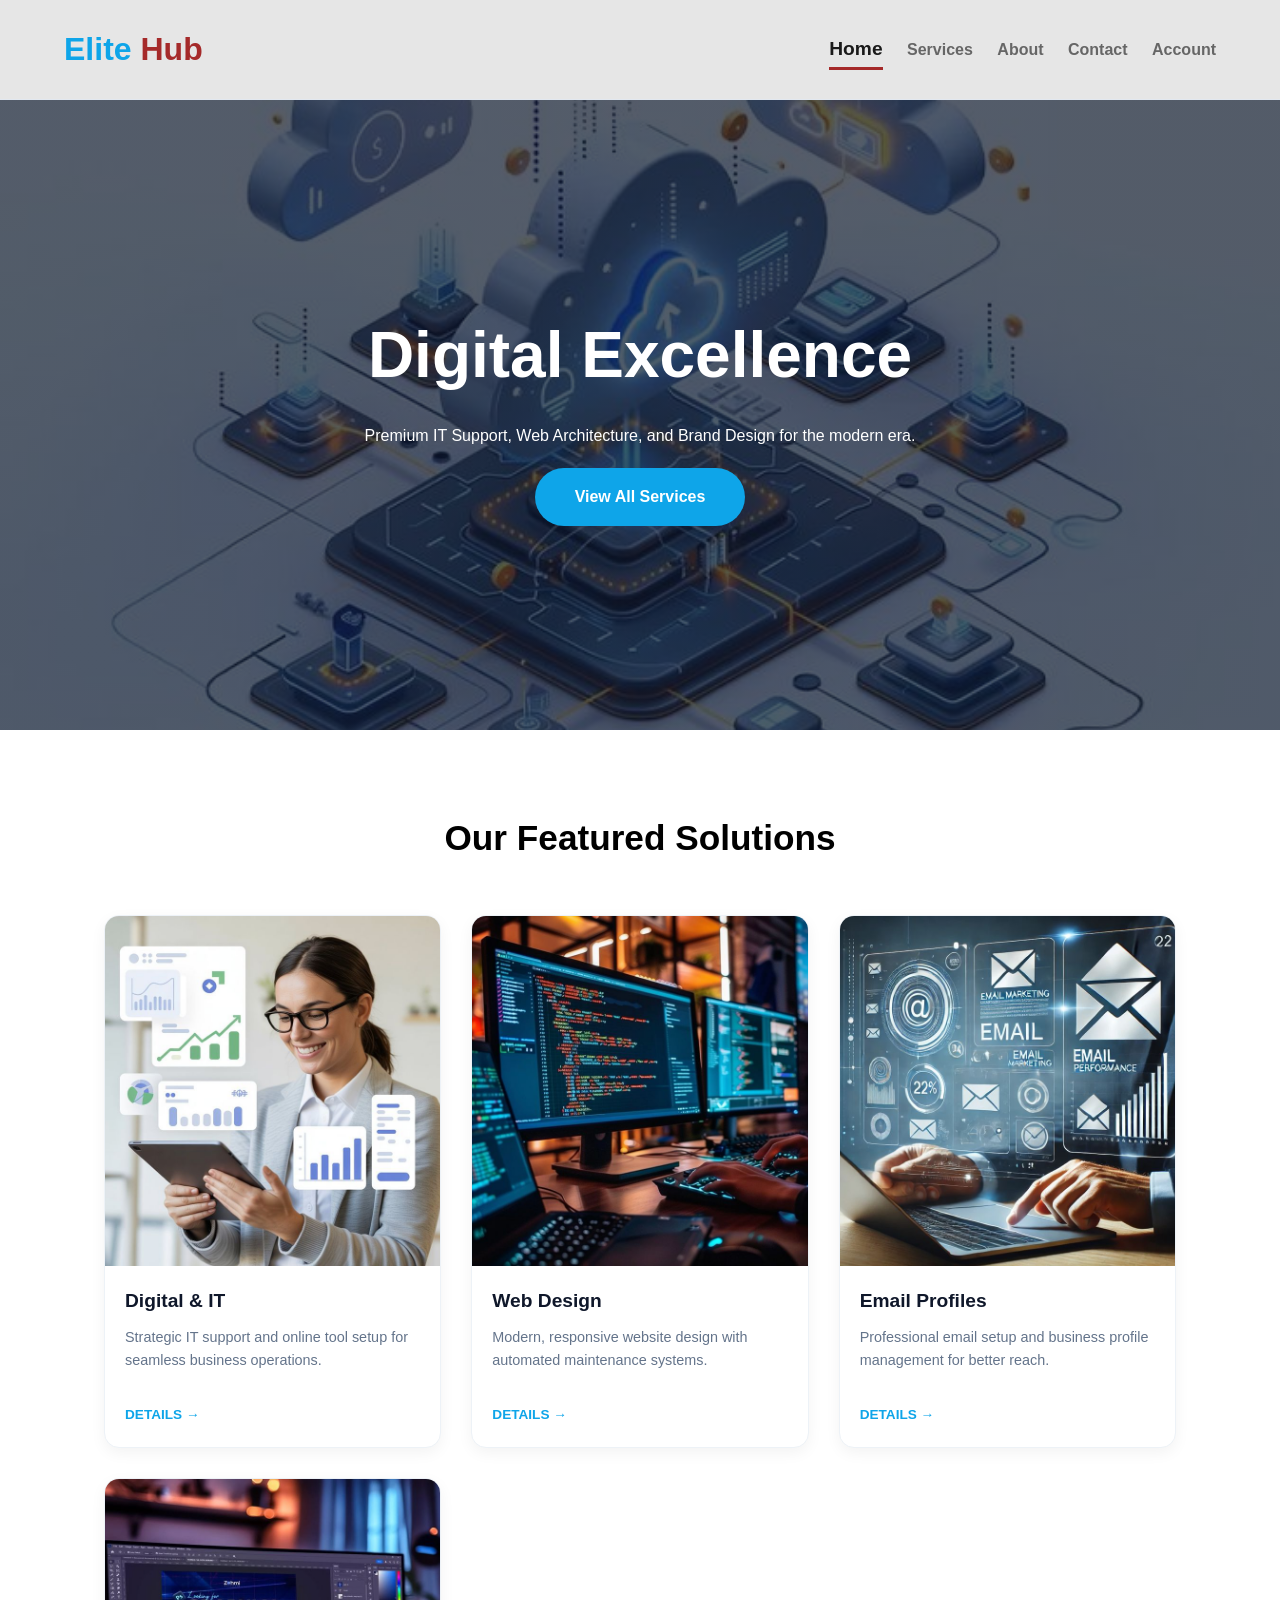
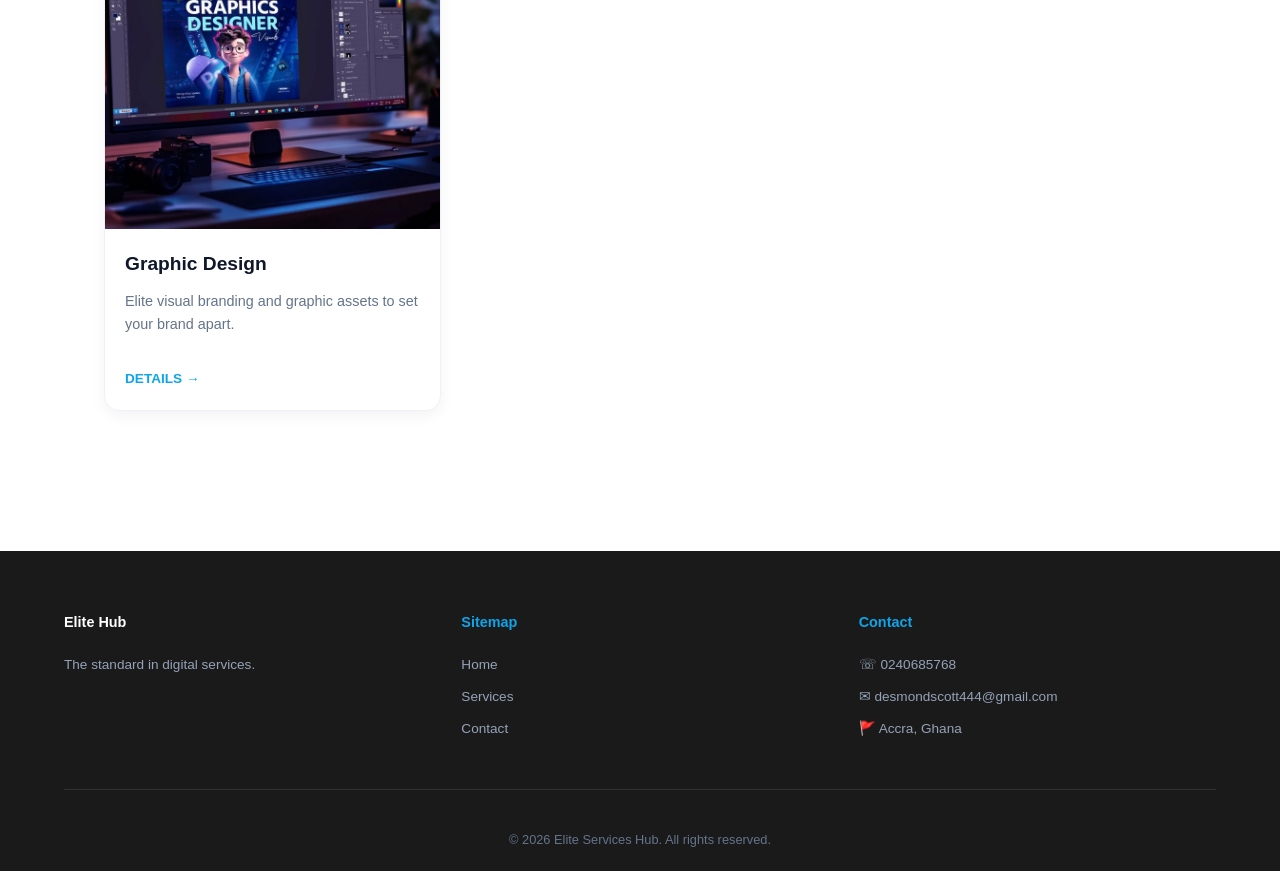
<file: index.html>
<!DOCTYPE html>
<html lang="en">
<head>
    <meta charset="UTF-8">
    <meta name="viewport" content="width=device-width, initial-scale=1.0">
    <title>Home | Elite Services Hub</title>
    <link rel="stylesheet" href="style.css">
</head>
<body>

    <nav>
        <a class="logo" href="index.html">Elite <span style="color: brown;">Hub</span></a>
        <div class="nav-links">
            <a class="nav-links active" href="index.html">Home</a>
            <a href="services.html">Services</a>
            <a href="about.html">About</a>
            <a href="contact.html">Contact</a>
            <a href="login.html">Account</a>
        </div>
    </nav>

    <section class="header">
        <h1>Digital Excellence</h1>
        <p>Premium IT Support, Web Architecture, and Brand Design for the modern era.</p>
        <a class="cta-btn" href="services.html">View All Services</a>
    </section>

    <section class="services-section">
        <h2 class="section-title">Our Featured Solutions</h2>
        
        <div class="product-grid">
            <!-- Card 1 -->
            <div class="product-card">
                <div class="product-image">
                    <img src="IMG/Digital & IT.jpg" alt="IT Services">
                </div>
                <div class="product-info">
                    <h3>Digital & IT</h3>
                    <p>Strategic IT support and online tool setup for seamless business operations.</p>
                    <a href="services.html" class="learn-more">Details &rarr;</a>
                </div>
            </div>

            <!-- Card 2 -->
            <div class="product-card">
                <div class="product-image">
                    <img src="IMG/Web Design.jpg" alt="Web Design">
                </div>
                <div class="product-info">
                    <h3>Web Design</h3>
                    <p>Modern, responsive website design with automated maintenance systems.</p>
                    <a href="services.html" class="learn-more">Details &rarr;</a>
                </div>
            </div>

            <!-- Card 3 -->
            <div class="product-card">
                <div class="product-image">
                    <img src="IMG/Email Profiles.jpg" alt="Profiles">
                </div>
                <div class="product-info">
                    <h3>Email Profiles</h3>
                    <p>Professional email setup and business profile management for better reach.</p>
                    <a href="services.html" class="learn-more">Details &rarr;</a>
                </div>
            </div>

            <!-- Card 4 -->
            <div class="product-card">
                <div class="product-image">
                    <img src="IMG/Graphics design.jpg" alt="Graphic Design">
                </div>
                <div class="product-info">
                    <h3>Graphic Design</h3>
                    <p>Elite visual branding and graphic assets to set your brand apart.</p>
                    <a href="services.html" class="learn-more">Details &rarr;</a>
                </div>
            </div>
        </div>
    </section>

    <footer>
        <div class="footer-grid">
            <div class="footer-col">
                <h4 style="color: white;">Elite Hub</h4>
                <p>The standard in digital services.</p>
            </div>
            <div class="footer-col">
                <h4>Sitemap</h4>
                <a href="index.html">Home</a>
                <a href="services.html">Services</a>
                <a href="contact.html">Contact</a>
            </div>
            <div class="footer-col">
                <h4>Contact</h4>
                <p>&#9743; 0240685768</p>
                <p>&#9993; desmondscott444@gmail.com</p>
                <p>&#128681; Accra, Ghana</p>
            </div>
        </div>
        <div class="footer-bottom">
            &copy; 2026 Elite Services Hub. All rights reserved.
        </div>
    </footer>

</body>
</html>
</file>
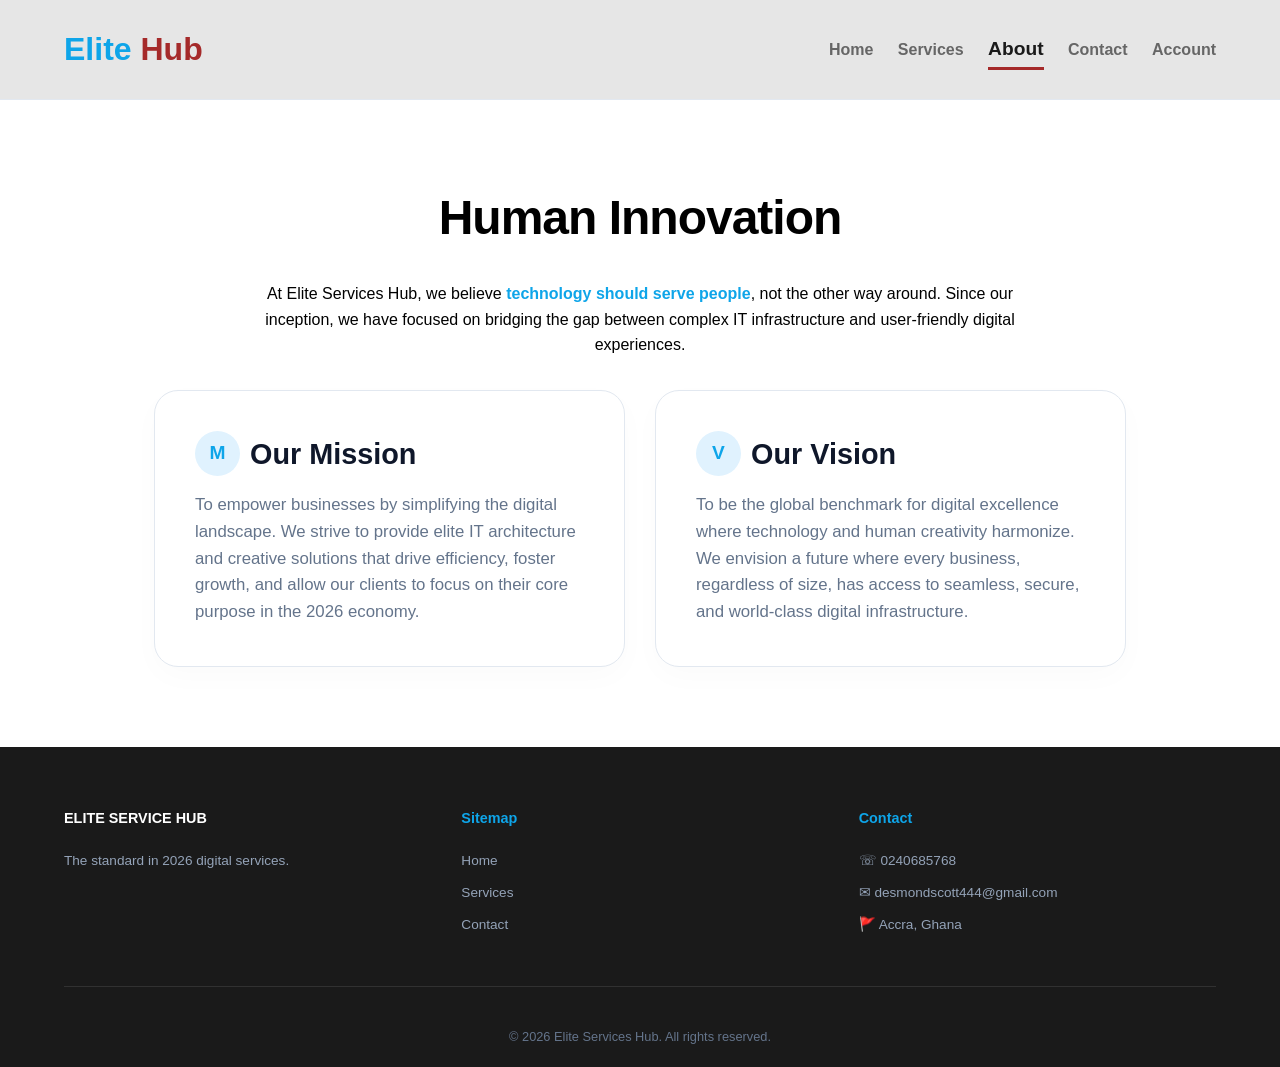
<file: about.html>
<!DOCTYPE html>
<html lang="en">
<head>
    <meta charset="UTF-8">
    <meta name="viewport" content="width=device-width, initial-scale=1.0">
    <title>About Us | Mission & Vision | Elite Hub</title>
    <link rel="stylesheet" href="style.css">
    <style>
        
       

       
    </style>
</head>
<body>
    <nav>
        <a class="logo" href="index.html">Elite <span style="color: brown;">Hub</span></a>
        <div class="nav-links">
            <a href="index.html">Home</a>
            <a href="services.html">Services</a>
            <a class="nav-links active" href="about.html">About</a>
            <a href="contact.html">Contact</a>
            <a href="login.html">Account</a>
        </div>
    </nav>

    <div class="about-header">
        <h1>Human Innovation</h1>
        <p>At Elite Services Hub, we believe <span class="highlight">technology should serve people</span>, not the other way around. Since our inception, we have focused on bridging the gap between complex IT infrastructure and user-friendly digital experiences.</p>
    </div>

    <section class="mv-container">
        <!-- Mission Card -->
        <div class="mv-card">
            <h2><div class="icon-circle">M</div> Our Mission</h2>
            <p>To empower businesses by simplifying the digital landscape. We strive to provide elite IT architecture and creative solutions that drive efficiency, foster growth, and allow our clients to focus on their core purpose in the 2026 economy.</p>
        </div>

        <!-- Vision Card -->
        <div class="mv-card">
            <h2><div class="icon-circle">V</div> Our Vision</h2>
            <p>To be the global benchmark for digital excellence where technology and human creativity harmonize. We envision a future where every business, regardless of size, has access to seamless, secure, and world-class digital infrastructure.</p>
        </div>
    </section>

    <footer>
        <div class="footer-grid">
            <div class="footer-col">
                <h4 style="color: white;">ELITE SERVICE HUB</h4>
                <p>The standard in 2026 digital services.</p>
            </div>
            <div class="footer-col">
                <h4>Sitemap</h4>
                <a href="index.html">Home</a>
                <a href="services.html">Services</a>
                <a href="contact.html">Contact</a>
            </div>
            <div class="footer-col">
                <h4>Contact</h4>
                <p>&#9743; 0240685768</p>
                <p>&#9993; desmondscott444@gmail.com</p>
                <p>&#128681; Accra, Ghana</p>
            </div>
        </div>
        <div class="footer-bottom">
            &copy; 2026 Elite Services Hub. All rights reserved.
        </div>
    </footer>
</body>
</html>
</file>
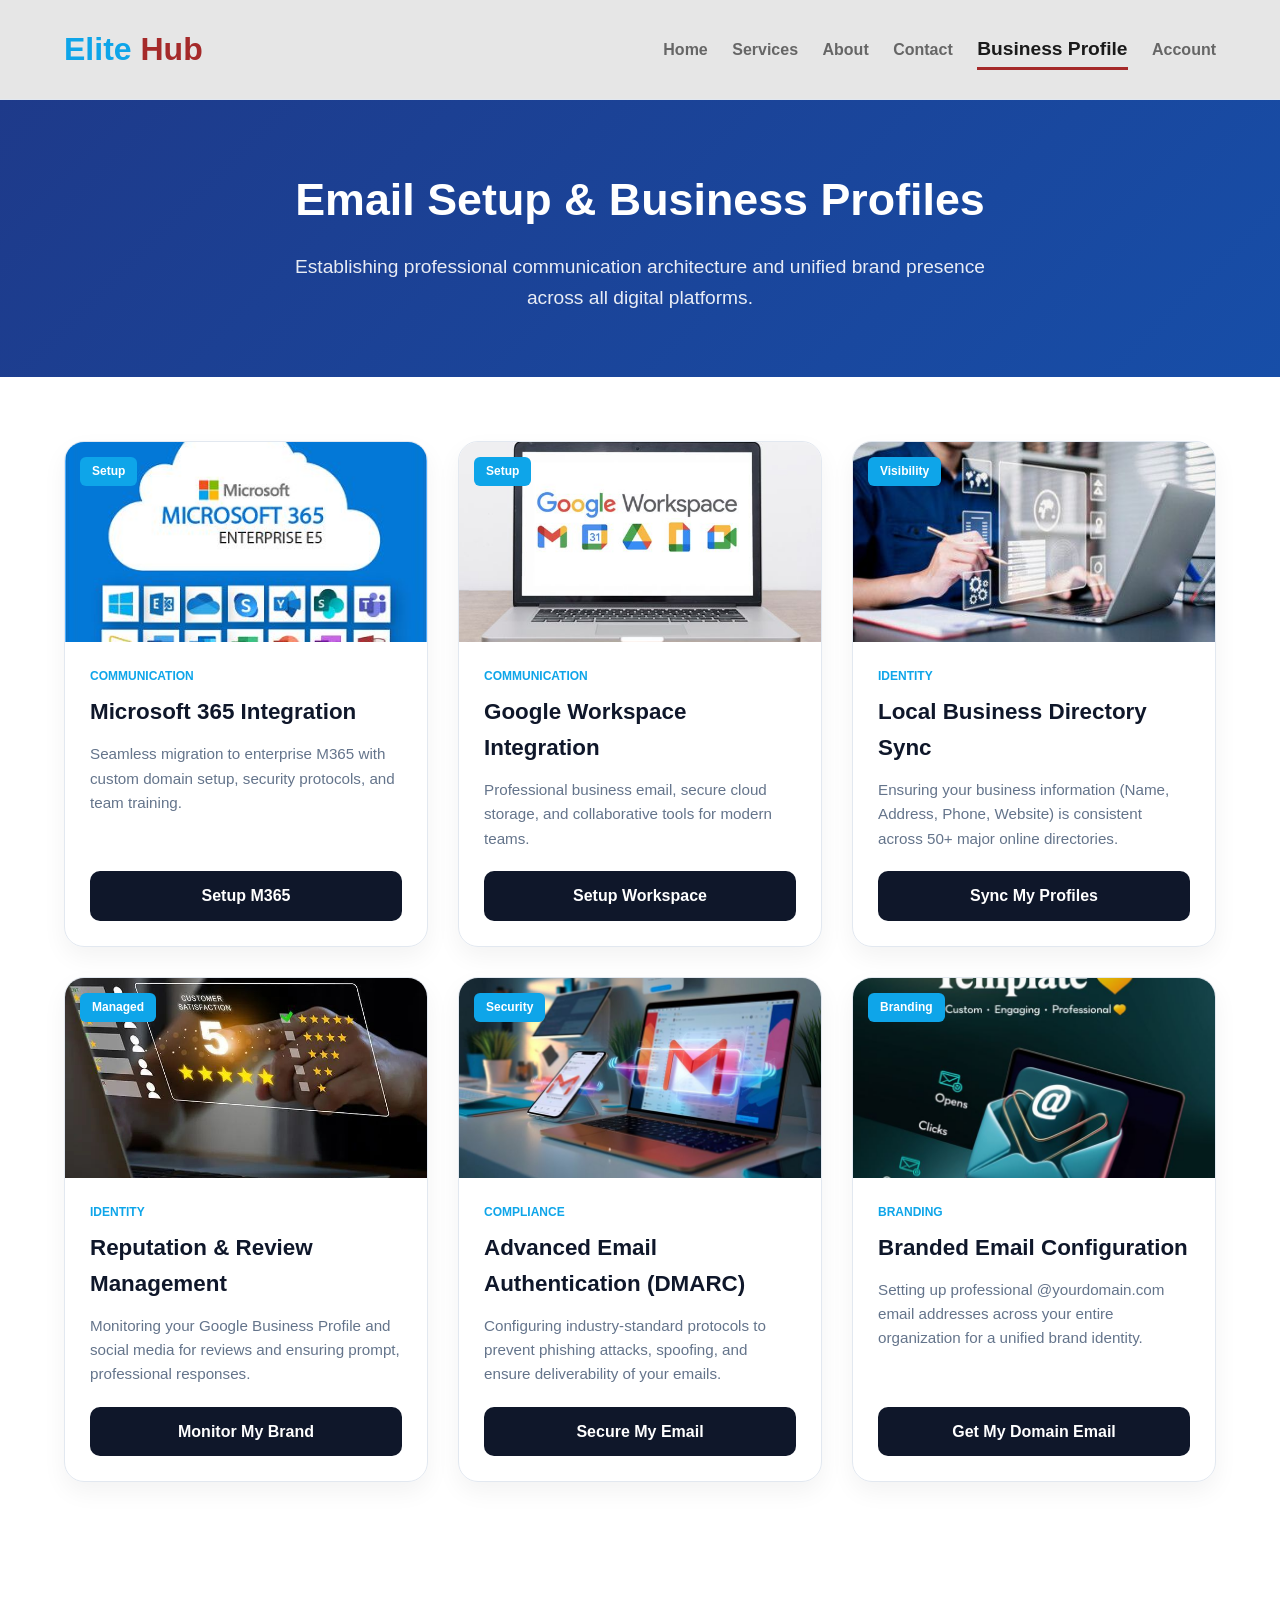
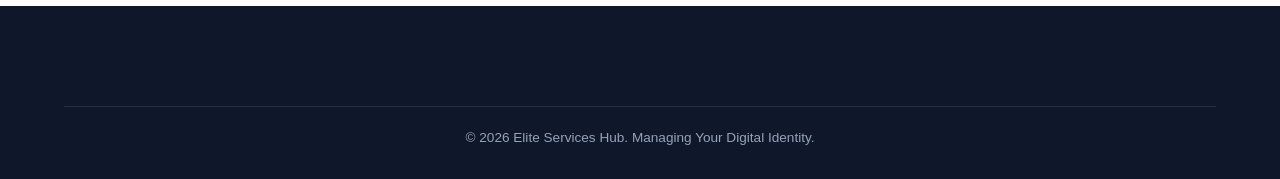
<file: Business Profiles.html>
<!DOCTYPE html>
<html lang="en">
<head>
    <meta charset="UTF-8">
    <meta name="viewport" content="width=device-width, initial-scale=1.0">
    <title>Email & Business Profiles | Elite Hub</title>
    <link rel="stylesheet" href="style.css">
    <style>
        
        /* Header */
        .page-header { 
            text-align: center; 
            padding: 4rem 5%; 
            background: linear-gradient(135deg, #1e3a8a 0%, #174ea8 100%); 
            color: white; 
        }
        .page-header h1 { 
            font-size: 2.8rem; 
            margin-bottom: 1rem; 
        }
        .page-header p { 
            font-size: 1.2rem; 
            opacity: 0.9; 
            max-width: 700px; 
            margin: 0 auto; 
        }

        /* Product Grid */
        .container { 
            padding: 4rem 5%; 
            max-width: 1300px; 
            margin: 0 auto; 
        }
        .product-grid { 
            display: grid; 
            grid-template-columns: repeat(auto-fit, minmax(300px, 1fr)); gap: 30px; 
        }

        /* Service Product Card */
        .service-card { 
            background: var(--card-bg); 
            border-radius: 20px; 
            overflow: hidden; 
            box-shadow: 0 10px 25px rgba(0,0,0,0.05); 
            transition: all 0.3s ease; 
            display: flex; 
            flex-direction: column; 
            border: 1px solid #e2e8f0; 
        }
        .service-card:hover { 
            transform: translateY(-10px); 
            box-shadow: 0 20px 40px rgba(0,0,0,0.1); 
            border-color: var(--primary); 
        }

        .card-image { 
            width: 100%; 
            height: 200px; 
            overflow: hidden; 
            position: relative; 
        }
        .card-image img { 
            width: 100%; 
            height: 100%; 
            object-fit: cover; 
            transition: transform 0.5s ease; 
        }
        .service-card:hover .card-image img { 
            transform: scale(1.1); 
        }
        
        .type-badge { 
            position: absolute; 
            top: 15px; 
            left: 15px; 
            background: var(--primary); 
            color: white; 
            padding: 5px 12px; 
            border-radius: 6px; 
            font-size: 0.75rem; 
            font-weight: 600; 
        }

        .card-body { 
            padding: 25px; 
            display: flex; 
            flex-direction: 
            column; flex-grow: 1; }
        .card-category { 
            font-size: 0.75rem; 
            font-weight: 800; 
            color: var(--primary); 
            text-transform: uppercase; 
            margin-bottom: 8px; 
        }
        .card-body h3 { 
            font-size: 1.4rem; 
            margin-bottom: 12px; 
            color: var(--dark); 
        }
        .card-body p { 
            font-size: 0.95rem; 
            color: var(--text-muted); 
            margin-bottom: 20px; 
            flex-grow: 1; 
        }

        .btn-action { 
            background: var(--dark); 
            color: white; 
            text-align: center; 
            padding: 12px; 
            border-radius: 10px; 
            text-decoration: none; 
            font-weight: 600; 
            transition: 0.3s; 
        }
        .btn-action:hover { 
            background: var(--primary); 
        }

        /* Footer */
        footer { 
            background: var(--dark); 
            color: white; 
            padding: 60px 5% 30px; 
            margin-top: 60px; 
            text-align: center; 
        }
        .footer-bottom { 
            margin-top: 40px; 
            padding-top: 20px; 
            border-top: 1px solid rgba(255,255,255,0.1); 
            font-size: 0.85rem; 
            color: #94a3b8; 
        }
    </style>
</head>
<body>

   <nav>
        <a class="logo" href="index.html">Elite <span style="color: brown;">Hub</span></a>
        <ul class="nav-links">
            <a href="index.html">Home</a>
            <a href="services.html">Services</a>
            <a href="about.html">About</a>
            <a href="contact.html">Contact</a>
            <a class="nav-links active" href="Business Profiles.html">Business Profile</a>
            <a href="login.html">Account</a>
        </ul>
    </nav>
    <header class="page-header">
        <h1>Email Setup & Business Profiles</h1>
        <p>Establishing professional communication architecture and unified brand presence across all digital platforms.</p>
    </header>

    <div class="container">
        <div class="product-grid">
            
            <!-- Service 1: M365 Setup -->
            <div class="service-card">
                <div class="card-image">
                    <span class="type-badge">Setup</span>
                    <img src="IMG/Microsoft 365 Integration.jpg" alt="Email Setup M365">
                </div>
                <div class="card-body">
                    <span class="card-category">Communication</span>
                    <h3>Microsoft 365 Integration</h3>
                    <p>Seamless migration to enterprise M365 with custom domain setup, security protocols, and team training.</p>
                    <a href="contact.html" class="btn-action">Setup M365</a>
                </div>
            </div>

            <!-- Service 2: Google Workspace -->
            <div class="service-card">
                <div class="card-image">
                    <span class="type-badge">Setup</span>
                    <img src="IMG/Google Workspace Integration.jpg" alt="Email Setup Google">
                </div>
                <div class="card-body">
                    <span class="card-category">Communication</span>
                    <h3>Google Workspace Integration</h3>
                    <p>Professional business email, secure cloud storage, and collaborative tools for modern teams.</p>
                    <a href="contact.html" class="btn-action">Setup Workspace</a>
                </div>
            </div>

            <!-- Service 3: Local Directory Sync -->
            <div class="service-card">
                <div class="card-image">
                    <span class="type-badge">Visibility</span>
                    <img src="IMG/Local Business Directory Sync.jpg" alt="Local SEO">
                </div>
                <div class="card-body">
                    <span class="card-category">Identity</span>
                    <h3>Local Business Directory Sync</h3>
                    <p>Ensuring your business information (Name, Address, Phone, Website) is consistent across 50+ major online directories.</p>
                    <a href="contact.html" class="btn-action">Sync My Profiles</a>
                </div>
            </div>

            <!-- Service 4: Reputation Monitoring -->
            <div class="service-card">
                <div class="card-image">
                    <span class="type-badge">Managed</span>
                    <img src="IMG/Reputation & Review Management.jpg" alt="Reputation">
                </div>
                <div class="card-body">
                    <span class="card-category">Identity</span>
                    <h3>Reputation & Review Management</h3>
                    <p>Monitoring your Google Business Profile and social media for reviews and ensuring prompt, professional responses.</p>
                    <a href="contact.html" class="btn-action">Monitor My Brand</a>
                </div>
            </div>

            <!-- Service 5: DMARC/SPF Configuration -->
            <div class="service-card">
                <div class="card-image">
                    <span class="type-badge">Security</span>
                    <img src="IMG/Advanced Email Authentication (DMARC).jpg" alt="Email Security">
                </div>
                <div class="card-body">
                    <span class="card-category">Compliance</span>
                    <h3>Advanced Email Authentication (DMARC)</h3>
                    <p>Configuring industry-standard protocols to prevent phishing attacks, spoofing, and ensure deliverability of your emails.</p>
                    <a href="contact.html" class="btn-action">Secure My Email</a>
                </div>
            </div>

            <!-- Service 6: Vanity Email Address -->
            <div class="service-card">
                <div class="card-image">
                    <span class="type-badge">Branding</span>
                    <img src="IMG/Branded Email Configuration.jpg" alt="Branded Email">
                </div>
                <div class="card-body">
                    <span class="card-category">Branding</span>
                    <h3>Branded Email Configuration</h3>
                    <p>Setting up professional @yourdomain.com email addresses across your entire organization for a unified brand identity.</p>
                    <a href="contact.html" class="btn-action">Get My Domain Email</a>
                </div>
            </div>

        </div>
    </div>

    <footer>
        <div class="footer-bottom">
            &copy; 2026 Elite Services Hub. Managing Your Digital Identity.
        </div>
    </footer>

</body>
</html>
</file>
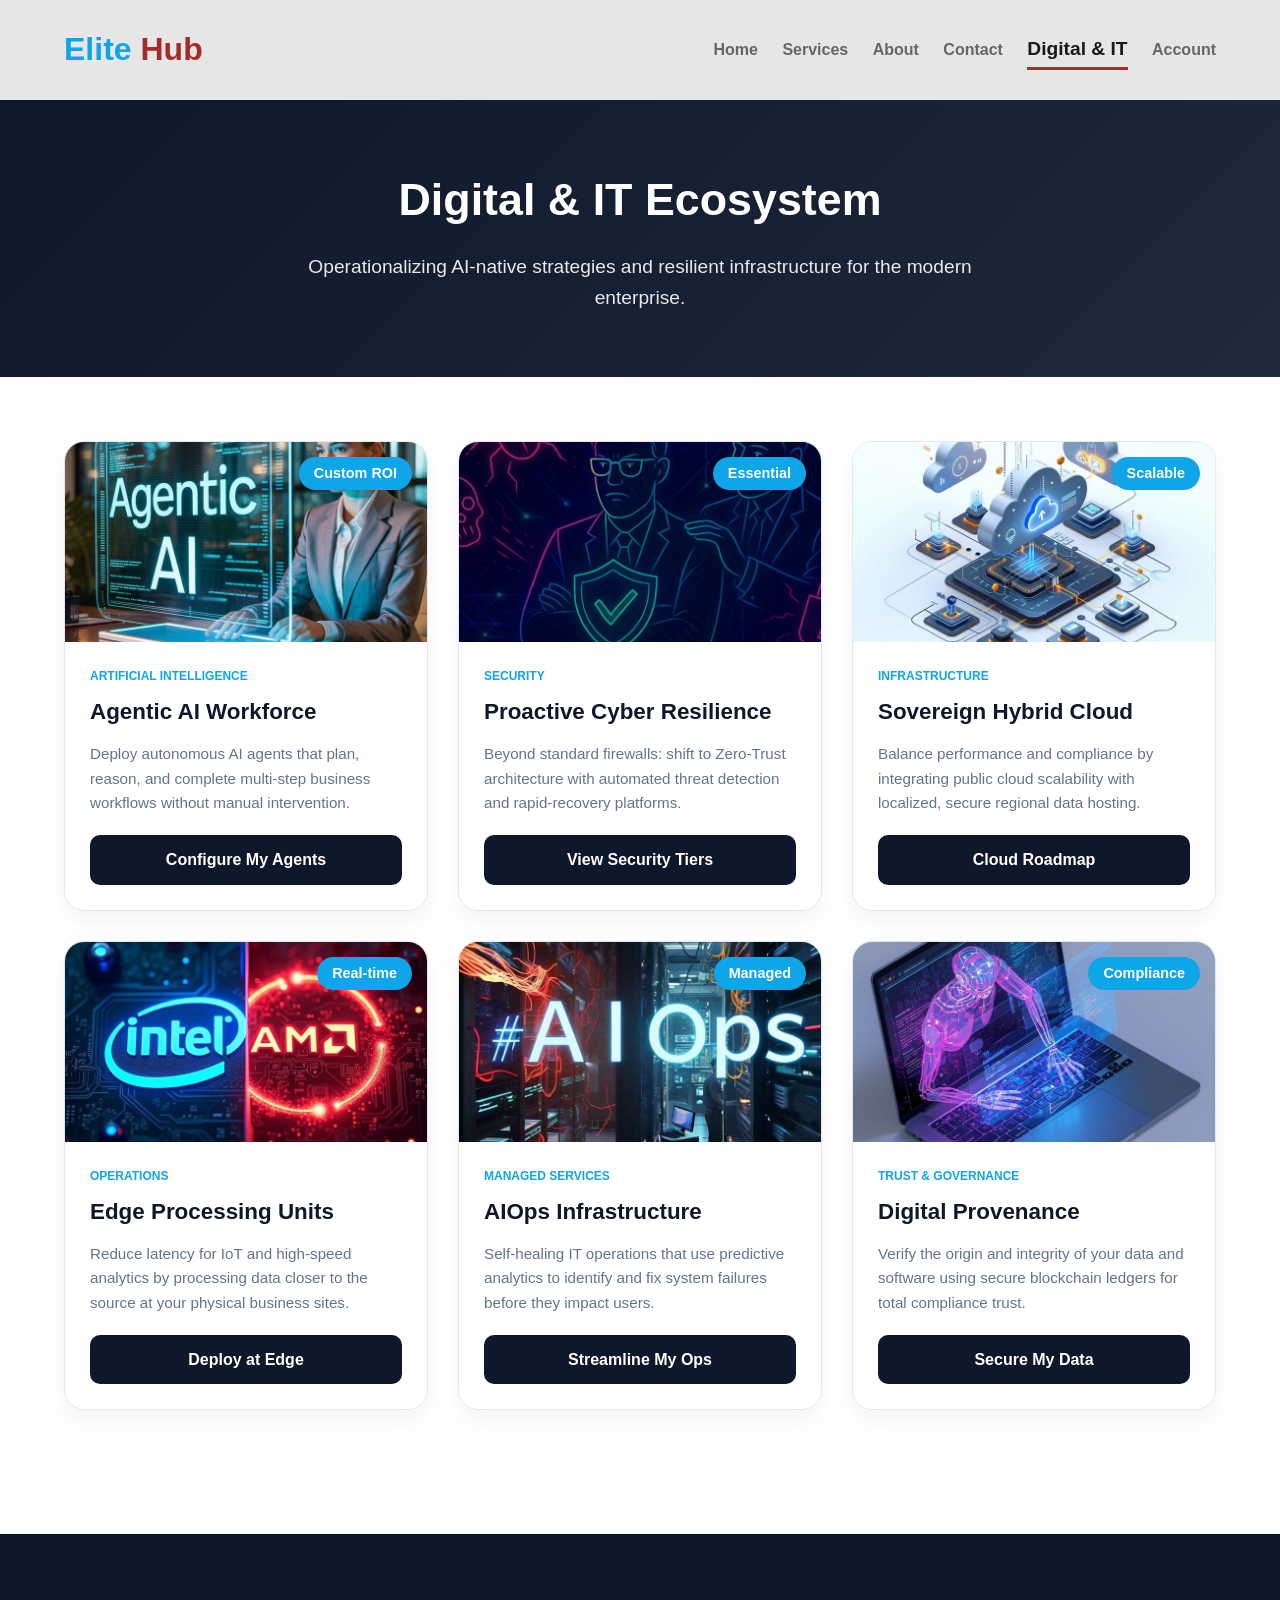
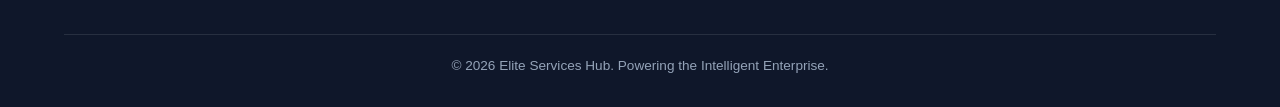
<file: digital and IT.html>
<!DOCTYPE html>
<html lang="en">
<head>
    <meta charset="UTF-8">
    <meta name="viewport" content="width=device-width, initial-scale=1.0">
    <title>Digital & IT Services | Elite Hub 2026</title>
    <link rel="stylesheet" href="style.css">
    <style>
        

        /* Header */
        .page-header { 
            text-align: center; 
            padding: 4rem 5%; 
            background: linear-gradient(135deg, #0f172a 0%, #1e293b 100%); 
            color: white; 
        }
        .page-header h1 { 
            font-size: 2.8rem; 
            margin-bottom: 1rem; 
        }
        .page-header p { 
            font-size: 1.2rem; 
            opacity: 0.9; 
            max-width: 700px; 
            margin: 0 auto; 
        }

        /* Product Grid */
        .container { 
            padding: 4rem 5%; 
            max-width: 1300px; 
            margin: 0 auto; 
        }
        .product-grid { 
            display: grid; 
            grid-template-columns: repeat(auto-fit, minmax(300px, 1fr)); gap: 30px; 
        }

        /* Service Product Card */
        .service-card {
            background: var(--card-bg);
            border-radius: 20px;
            overflow: hidden;
            box-shadow: 0 10px 25px rgba(0,0,0,0.05);
            transition: all 0.3s ease;
            display: flex;
            flex-direction: column;
            border: 1px solid #e2e8f0;
        }
        .service-card:hover { 
            transform: translateY(-10px); 
            box-shadow: 0 20px 40px rgba(0,0,0,0.1); 
            border-color: var(--primary); 
        }

        .card-image { 
            width: 100%; 
            height: 200px; 
            overflow: hidden; 
            position: relative; 
        }
        .card-image img { 
            width: 100%; 
            height: 100%; 
            object-fit: cover; 
            transition: transform 0.5s ease; 
        }
        .service-card:hover .card-image img { 
            transform: scale(1.1); 
        }
        
        .price-badge { 
            position: absolute; 
            top: 15px; 
            right: 15px; 
            background: var(--primary); 
            color: white; 
            padding: 5px 15px; 
            border-radius: 50px; 
            font-weight: 700; 
            font-size: 0.9rem; 
            z-index: 2; 
        }

        .card-body { 
            padding: 25px; 
            display: flex; 
            flex-direction: column; 
            flex-grow: 1; 
        }
        .card-category { 
            font-size: 0.75rem; 
            font-weight: 800; 
            color: var(--primary); 
            text-transform: uppercase; 
            margin-bottom: 8px; 
        }
        .card-body h3 { 
            font-size: 1.4rem; 
            margin-bottom: 12px; 
            color: var(--dark); 
        }
        .card-body p { 
            font-size: 0.95rem; 
            color: var(--text-muted); 
            margin-bottom: 20px; 
            flex-grow: 1; 
        }

        .btn-action { 
            background: var(--dark); 
            color: white; 
            text-align: center; 
            padding: 12px; 
            border-radius: 10px; 
            text-decoration: none; 
            font-weight: 600; 
            transition: 0.3s; 
        }
        .btn-action:hover { 
            background: var(--primary); 
        }

        /* Footer */
        footer { 
            background: var(--dark); 
            color: white; 
            padding: 60px 5% 30px; 
            margin-top: 60px; 
            text-align: center; 
        }
        .footer-bottom { 
            margin-top: 40px; 
            padding-top: 20px; 
            border-top: 1px solid rgba(255,255,255,0.1); 
            font-size: 0.85rem; 
            color: #94a3b8; 
        }
    </style>
</head>
<body>

    <nav>
        <a class="logo" href="index.html">Elite <span style="color: brown;">Hub</span></a>
        <div class="nav-links">
            <a href="index.html">Home</a>
            <a href="services.html">Services</a>
            <a href="about.html">About</a>
            <a href="contact.html">Contact</a>
            <a class="nav-links active" href="digital and IT.html">Digital & IT</a>
            <a href="login.html">Account</a>
        </div>
    </nav>

    <header class="page-header">
        <h1>Digital & IT Ecosystem</h1>
        <p>Operationalizing AI-native strategies and resilient infrastructure for the modern enterprise.</p>
    </header>

    <div class="container">
        <div class="product-grid">
            
            <!-- Service 1: Agentic AI -->
            <div class="service-card">
                <div class="card-image">
                    <span class="price-badge">Custom ROI</span>
                    <img src="IMG/Agentic AI Workforce.jpg" alt="AI Agents">
                </div>
                <div class="card-body">
                    <span class="card-category">Artificial Intelligence</span>
                    <h3>Agentic AI Workforce</h3>
                    <p>Deploy autonomous AI agents that plan, reason, and complete multi-step business workflows without manual intervention.</p>
                    <a href="contact.html" class="btn-action">Configure My Agents</a>
                </div>
            </div>

            <!-- Service 2: Cyber Resilience -->
            <div class="service-card">
                <div class="card-image">
                    <span class="price-badge">Essential</span>
                    <img src="IMG/Proactive Cyber Resilience.jpg" alt="Cybersecurity">
                </div>
                <div class="card-body">
                    <span class="card-category">Security</span>
                    <h3>Proactive Cyber Resilience</h3>
                    <p>Beyond standard firewalls: shift to Zero-Trust architecture with automated threat detection and rapid-recovery platforms.</p>
                    <a href="contact.html" class="btn-action">View Security Tiers</a>
                </div>
            </div>

            <!-- Service 3: Hybrid Cloud -->
            <div class="service-card">
                <div class="card-image">
                    <span class="price-badge">Scalable</span>
                    <img src="IMG/Sovereign Hybrid Cloud.jpg" alt="Cloud IT">
                </div>
                <div class="card-body">
                    <span class="card-category">Infrastructure</span>
                    <h3>Sovereign Hybrid Cloud</h3>
                    <p>Balance performance and compliance by integrating public cloud scalability with localized, secure regional data hosting.</p>
                    <a href="contact.html" class="btn-action">Cloud Roadmap</a>
                </div>
            </div>

            <!-- Service 4: Edge Computing -->
            <div class="service-card">
                <div class="card-image">
                    <span class="price-badge">Real-time</span>
                    <img src="IMG/Edge Processing Units.jpg" alt="Edge Computing">
                </div>
                <div class="card-body">
                    <span class="card-category">Operations</span>
                    <h3>Edge Processing Units</h3>
                    <p>Reduce latency for IoT and high-speed analytics by processing data closer to the source at your physical business sites.</p>
                    <a href="contact.html" class="btn-action">Deploy at Edge</a>
                </div>
            </div>

            <!-- Service 5: AIOps 2.0 -->
            <div class="service-card">
                <div class="card-image">
                    <span class="price-badge">Managed</span>
                    <img src="IMG/AIOps Infrastructure.jpg" alt="AIOps">
                </div>
                <div class="card-body">
                    <span class="card-category">Managed Services</span>
                    <h3>AIOps Infrastructure</h3>
                    <p>Self-healing IT operations that use predictive analytics to identify and fix system failures before they impact users.</p>
                    <a href="contact.html" class="btn-action">Streamline My Ops</a>
                </div>
            </div>

            <!-- Service 6: Digital Provenance -->
            <div class="service-card">
                <div class="card-image">
                    <span class="price-badge">Compliance</span>
                    <img src="IMG/Digital Provenance.jpg" alt="Blockchain">
                </div>
                <div class="card-body">
                    <span class="card-category">Trust & Governance</span>
                    <h3>Digital Provenance</h3>
                    <p>Verify the origin and integrity of your data and software using secure blockchain ledgers for total compliance trust.</p>
                    <a href="contact.html" class="btn-action">Secure My Data</a>
                </div>
            </div>

        </div>
    </div>

    <footer>
        <div class="footer-bottom">
            &copy; 2026 Elite Services Hub. Powering the Intelligent Enterprise.
        </div>
    </footer>

</body>
</html>
</file>
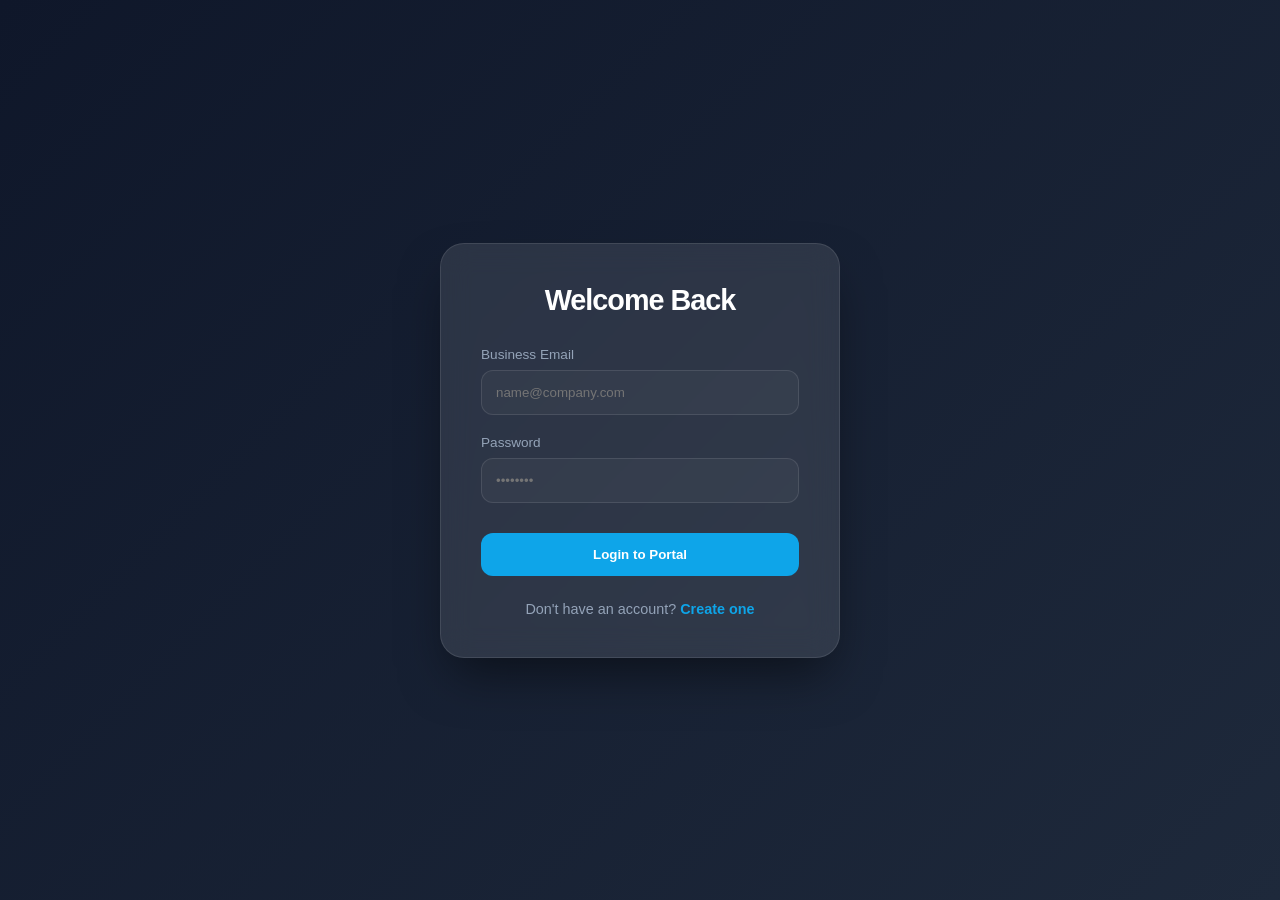
<file: login.html>
<!DOCTYPE html>
<html lang="en">
<head>
    <meta charset="UTF-8">
    <meta name="viewport" content="width=device-width, initial-scale=1.0">
    <title>Login | Elite Services Hub</title>
    <style>
        :root {
            --primary: #0ea5e9;
            --dark: #0f172a;
            --glass: rgba(255, 255, 255, 0.1);
        }

        a {
            text-decoration: none;
        }

        * { box-sizing: border-box; margin: 0; padding: 0; }
        
        body {
            font-family: 'Inter', sans-serif;
            background: linear-gradient(135deg, #0f172a 0%, #1e293b 100%);
            height: 100vh;
            display: flex;
            justify-content: center;
            align-items: center;
            color: white;
        }

        .auth-container {
            background: var(--glass);
            backdrop-filter: blur(15px);
            padding: 40px;
            border-radius: 24px;
            border: 1px solid rgba(255, 255, 255, 0.1);
            width: 100%;
            max-width: 400px;
            text-align: center;
            box-shadow: 0 25px 50px -12px rgba(0, 0, 0, 0.5);
        }

        .auth-container h2 { 
            margin-bottom: 30px; 
            font-size: 1.8rem; 
            font-weight: 800; 
            letter-spacing: -1px; 
        }

        .input-group { 
            text-align: left; 
            margin-bottom: 20px; 
        }
        .input-group label { 
            display: block; 
            font-size: 0.85rem; 
            color: #94a3b8; 
            margin-bottom: 8px; 
        }
        
        input {
            width: 100%;
            padding: 14px;
            background: rgba(194, 191, 191, 0.05);
            border: 1px solid rgba(255, 255, 255, 0.1);
            border-radius: 12px;
            color: white;
            outline: none;
            transition: 0.3s;
        }

        input:focus { 
            border-color: var(--primary); 
            background: rgba(255, 255, 255, 0.1); 
        }

        .btn-auth {
            width: 100%;
            padding: 14px;
            background: var(--primary);
            color: white;
            border: none;
            border-radius: 12px;
            font-weight: 700;
            cursor: pointer;
            margin-top: 10px;
            transition: 0.3s;
        }

        .btn-auth:hover { 
            transform: translateY(-2px); 
            box-shadow: 0 10px 20px rgba(14, 165, 233, 0.4); 
        }

        .auth-footer { 
            margin-top: 25px; 
            font-size: 0.9rem; 
            color: #94a3b8; 
        }
        .auth-footer a { 
            color: var(--primary); 
            text-decoration: none; 
            font-weight: 600; 
        }
    </style>
</head>
<body>
    <div class="auth-container">
        <h2>Welcome Back</h2>
        <form action="index.html" method="GET">
            <div class="input-group">
                <label>Business Email</label>
                <input type="email" placeholder="name@company.com" required>
            </div>
            <div class="input-group">
                <label>Password</label>
                <input type="password" placeholder="••••••••" required>
            </div>
            <button type="submit" class="btn-auth">Login to Portal</button>
        </form>
        <div class="auth-footer">
            Don't have an account? <a href="signup.html">Create one</a>
        </div>
    </div>
</body>
</html>
</file>
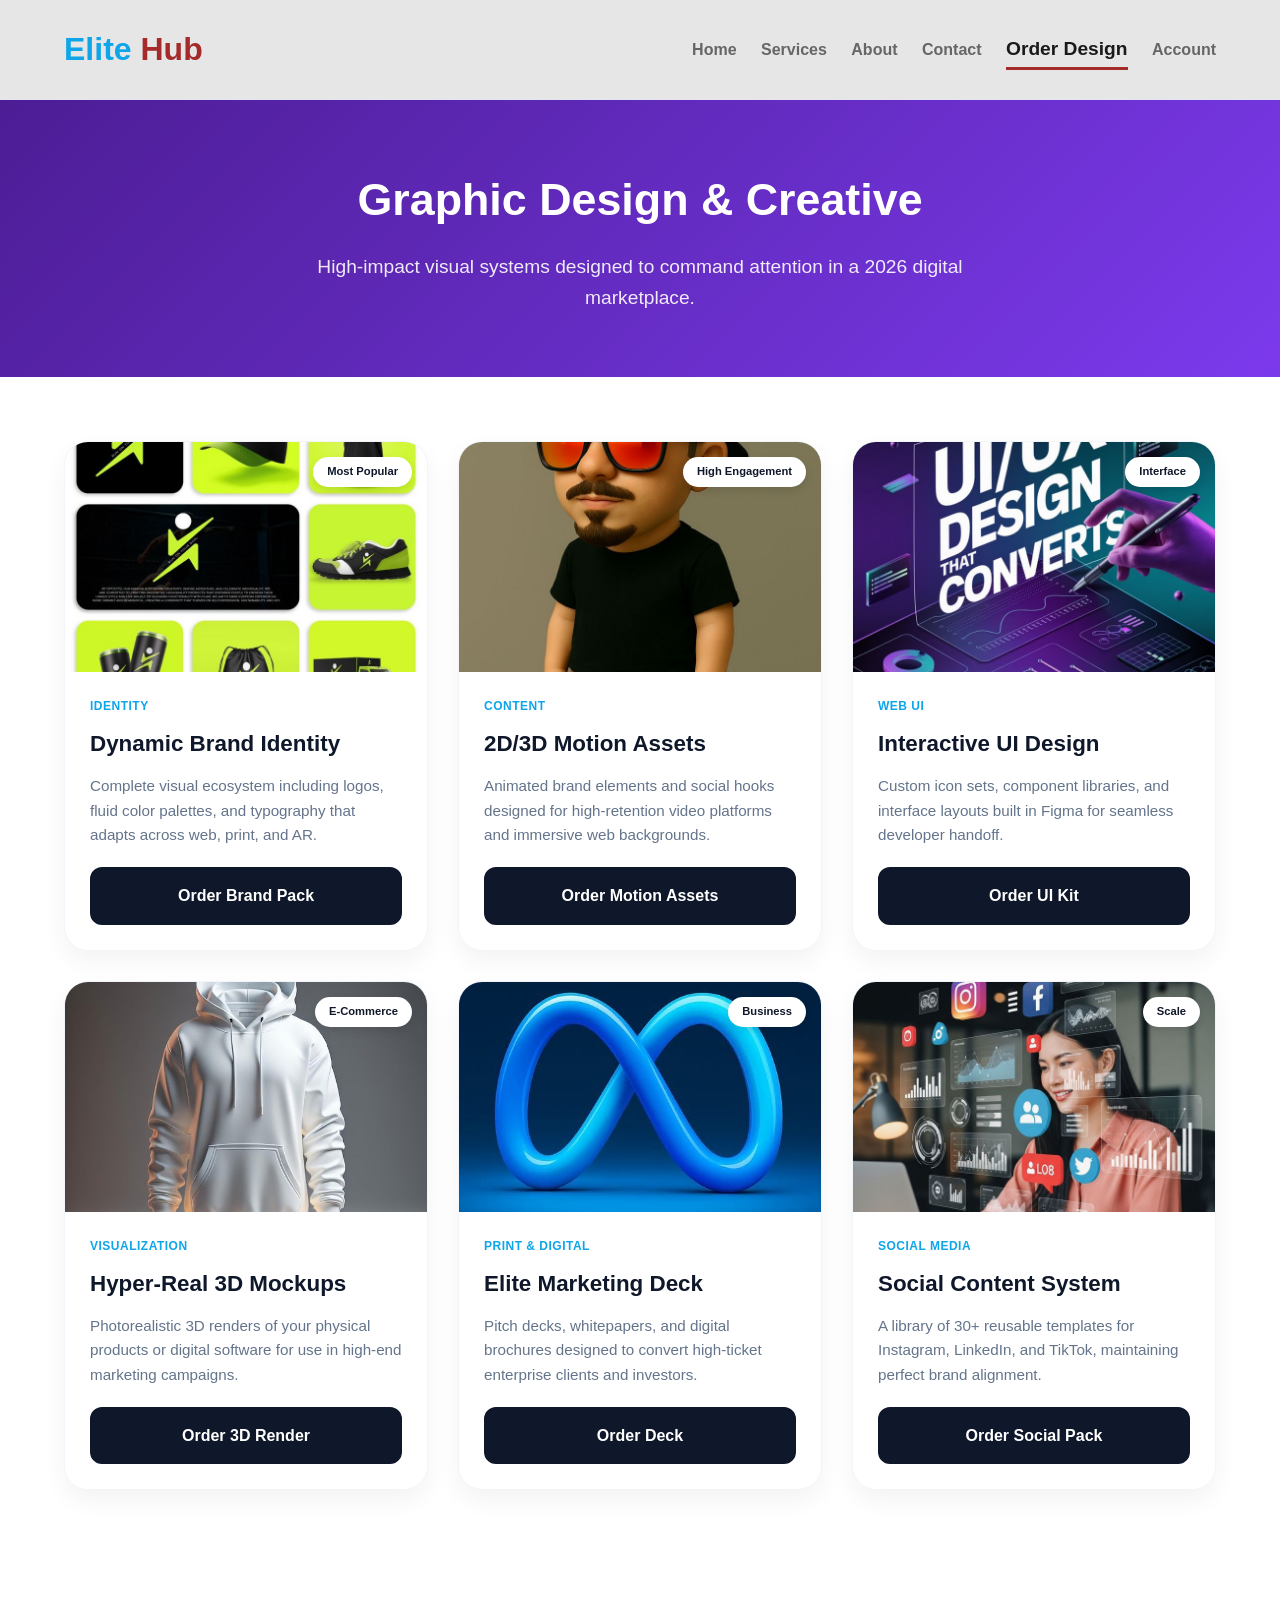
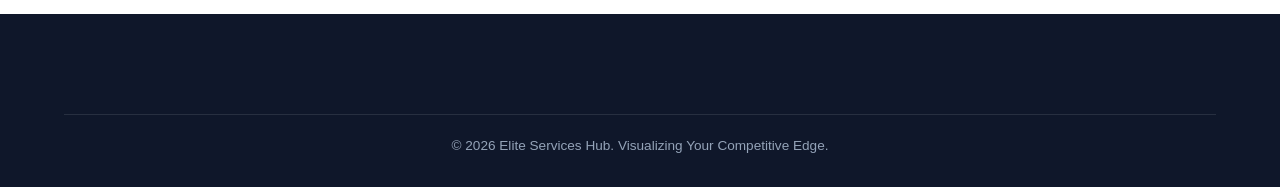
<file: order design.html>
<!DOCTYPE html>
<html lang="en">
<head>
    <meta charset="UTF-8">
    <meta name="viewport" content="width=device-width, initial-scale=1.0">
    <title>Graphic Design & Branding | Elite Hub</title>
    <link rel="stylesheet" href="style.css">
    <style>
        
        /* Header */
        .page-header { 
            text-align: center; 
            padding: 4rem 5%; 
            background: linear-gradient(135deg, #4c1d95 0%, #7c3aed 100%); 
            color: white; 
        }
        .page-header h1 { 
            font-size: 2.8rem; 
            margin-bottom: 1rem; 
        }
        .page-header p { 
            font-size: 1.2rem; 
            opacity: 0.9; 
            max-width: 700px; 
            margin: 0 auto; 
        }

        /* Product Grid */
        .container { 
            padding: 4rem 5%; 
            max-width: 1300px; 
            margin: 0 auto; 
        }
        .product-grid { 
            display: grid; 
            grid-template-columns: repeat(auto-fit, minmax(300px, 1fr)); 
            gap: 30px; 
        }

        /* Design Product Card */
        .service-card {
            background: var(--card-bg);
            border-radius: 24px;
            overflow: hidden;
            box-shadow: 0 10px 25px rgba(0,0,0,0.05);
            transition: all 0.4s ease;
            display: flex; flex-direction: column;
            border: 1px solid #f1f5f9;
        }
        .service-card:hover { 
            transform: translateY(-12px); 
            box-shadow: 0 30px 50px rgba(124, 58, 237, 0.15); 
            border-color: var(--primary); 
        }

        .card-image { 
            width: 100%; 
            height: 230px; 
            overflow: hidden; 
            position: relative; }
        .card-image img { 
            width: 100%; 
            height: 100%; 
            object-fit: cover; 
            transition: transform 0.6s ease; 
        }
        .service-card:hover .card-image img { 
            transform: scale(1.1) rotate(1deg); 
        }
        
        .type-badge { 
            position: absolute; 
            top: 15px; 
            right: 15px; 
            background: white; 
            color: var(--dark); 
            padding: 6px 14px; 
            border-radius: 50px; 
            font-size: 0.7rem; 
            font-weight: 700; 
            box-shadow: 0 4px 10px rgba(0,0,0,0.1); 
        }

        .card-body { 
            
            padding: 25px; 
            display: flex; 
            flex-direction: column; 
            flex-grow: 1; 
        }
        .card-category { 
            font-size: 0.75rem; 
            font-weight: 800; 
            color: var(--primary); 
            text-transform: uppercase; 
            margin-bottom: 10px; 
            letter-spacing: 0.5px; 
        }
        .card-body h3 { 
            font-size: 1.4rem; 
            margin-bottom: 12px; 
            color: var(--dark); 
            font-weight: 700; 
        }
        .card-body p { 
            font-size: 0.95rem; 
            color: var(--text-muted); 
            margin-bottom: 20px; 
            flex-grow: 1; 
        }

        .btn-order { 
            background: var(--dark); 
            color: white; 
            text-align: center; 
            padding: 14px; 
            border-radius: 12px; 
            text-decoration: none; 
            font-weight: 700; 
            transition: 0.3s; 
            border: 2px solid var(--dark); 
        }
        .btn-order:hover { 
            background: transparent; 
            color: var(--dark); 
        }

        /* Footer */
        footer { 
            background: var(--dark); 
            color: white; 
            padding: 60px 5% 30px; 
            margin-top: 60px; 
            text-align: center; 
        }
        .footer-bottom { 
            margin-top: 40px; 
            padding-top: 20px; 
            border-top: 1px solid rgba(255,255,255,0.1); 
            font-size: 0.85rem; 
            color: #94a3b8; 
        }
    </style>
</head>
<body>

    <nav>
        <a class="logo" href="index.html">Elite <span style="color: brown;">Hub</span></a>
        <ul class="nav-links">
            <a href="index.html">Home</a>
            <a href="services.html">Services</a>
            <a href="about.html">About</a>
            <a href="contact.html">Contact</a>
            <a class="nav-links active" href="order design.html">Order Design</a>
            <a href="login.html">Account</a>
        </ul>
    </nav>

    <header class="page-header">
        <h1>Graphic Design & Creative</h1>
        <p>High-impact visual systems designed to command attention in a 2026 digital marketplace.</p>
    </header>

    <div class="container">
        <div class="product-grid">
            
            <!-- Service 1: Dynamic Branding -->
            <div class="service-card">
                <div class="card-image">
                    <span class="type-badge">Most Popular</span>
                    <img src="IMG/Dynamic Brand Identity.jpg" alt="Dynamic Brand Identity">
                    
                </div>
                <div class="card-body">
                    <span class="card-category">Identity</span>
                    <h3>Dynamic Brand Identity</h3>
                    <p>Complete visual ecosystem including logos, fluid color palettes, and typography that adapts across web, print, and AR.</p>
                    <a href="contact.html" class="btn-order">Order Brand Pack</a>
                </div>
            </div>

            <!-- Service 2: Motion Graphics -->
            <div class="service-card">
                <div class="card-image">
                    <span class="type-badge">High Engagement</span>
                    <img src="IMG/2D3D Motion Assets.jpg" alt="Motion Graphics">
                </div>
                <div class="card-body">
                    <span class="card-category">Content</span>
                    <h3>2D/3D Motion Assets</h3>
                    <p>Animated brand elements and social hooks designed for high-retention video platforms and immersive web backgrounds.</p>
                    <a href="contact.html" class="btn-order">Order Motion Assets</a>
                </div>
            </div>

            <!-- Service 3: UX/UI Assets -->
            <div class="service-card">
                <div class="card-image">
                    <span class="type-badge">Interface</span>
                    <img src="IMG/Interactive UI Design.jpg" alt="UI Design">
                </div>
                <div class="card-body">
                    <span class="card-category">Web UI</span>
                    <h3>Interactive UI Design</h3>
                    <p>Custom icon sets, component libraries, and interface layouts built in Figma for seamless developer handoff.</p>
                    <a href="contact.html" class="btn-order">Order UI Kit</a>
                </div>
            </div>

            <!-- Service 4: 3D Product Mockups -->
            <div class="service-card">
                <div class="card-image">
                    <span class="type-badge">E-Commerce</span>
                    <img src="IMG/Hyper-Real 3D Mockups.jpg" alt="3D Mockups">
                </div>
                <div class="card-body">
                    <span class="card-category">Visualization</span>
                    <h3>Hyper-Real 3D Mockups</h3>
                    <p>Photorealistic 3D renders of your physical products or digital software for use in high-end marketing campaigns.</p>
                    <a href="contact.html" class="btn-order">Order 3D Render</a>
                </div>
            </div>

            <!-- Service 5: Marketing Collateral -->
            <div class="service-card">
                <div class="card-image">
                    <span class="type-badge">Business</span>
                    <img src="IMG/Elite Marketing Deck.jpg" alt="Print Design">
                </div>
                <div class="card-body">
                    <span class="card-category">Print & Digital</span>
                    <h3>Elite Marketing Deck</h3>
                    <p>Pitch decks, whitepapers, and digital brochures designed to convert high-ticket enterprise clients and investors.</p>
                    <a href="contact.html" class="btn-order">Order Deck</a>
                </div>
            </div>

            <!-- Service 6: Social System -->
            <div class="service-card">
                <div class="card-image">
                    <span class="type-badge">Scale</span>
                    <img src="IMG/Social Content System.jpg" alt="Social Media Design">
                </div>
                <div class="card-body">
                    <span class="card-category">Social Media</span>
                    <h3>Social Content System</h3>
                    <p>A library of 30+ reusable templates for Instagram, LinkedIn, and TikTok, maintaining perfect brand alignment.</p>
                    <a href="contact.html" class="btn-order">Order Social Pack</a>
                </div>
            </div>

        </div>
    </div>

    <footer>
        <div class="footer-bottom">
            &copy; 2026 Elite Services Hub. Visualizing Your Competitive Edge.
        </div>
    </footer>

</body>
</html>
</file>
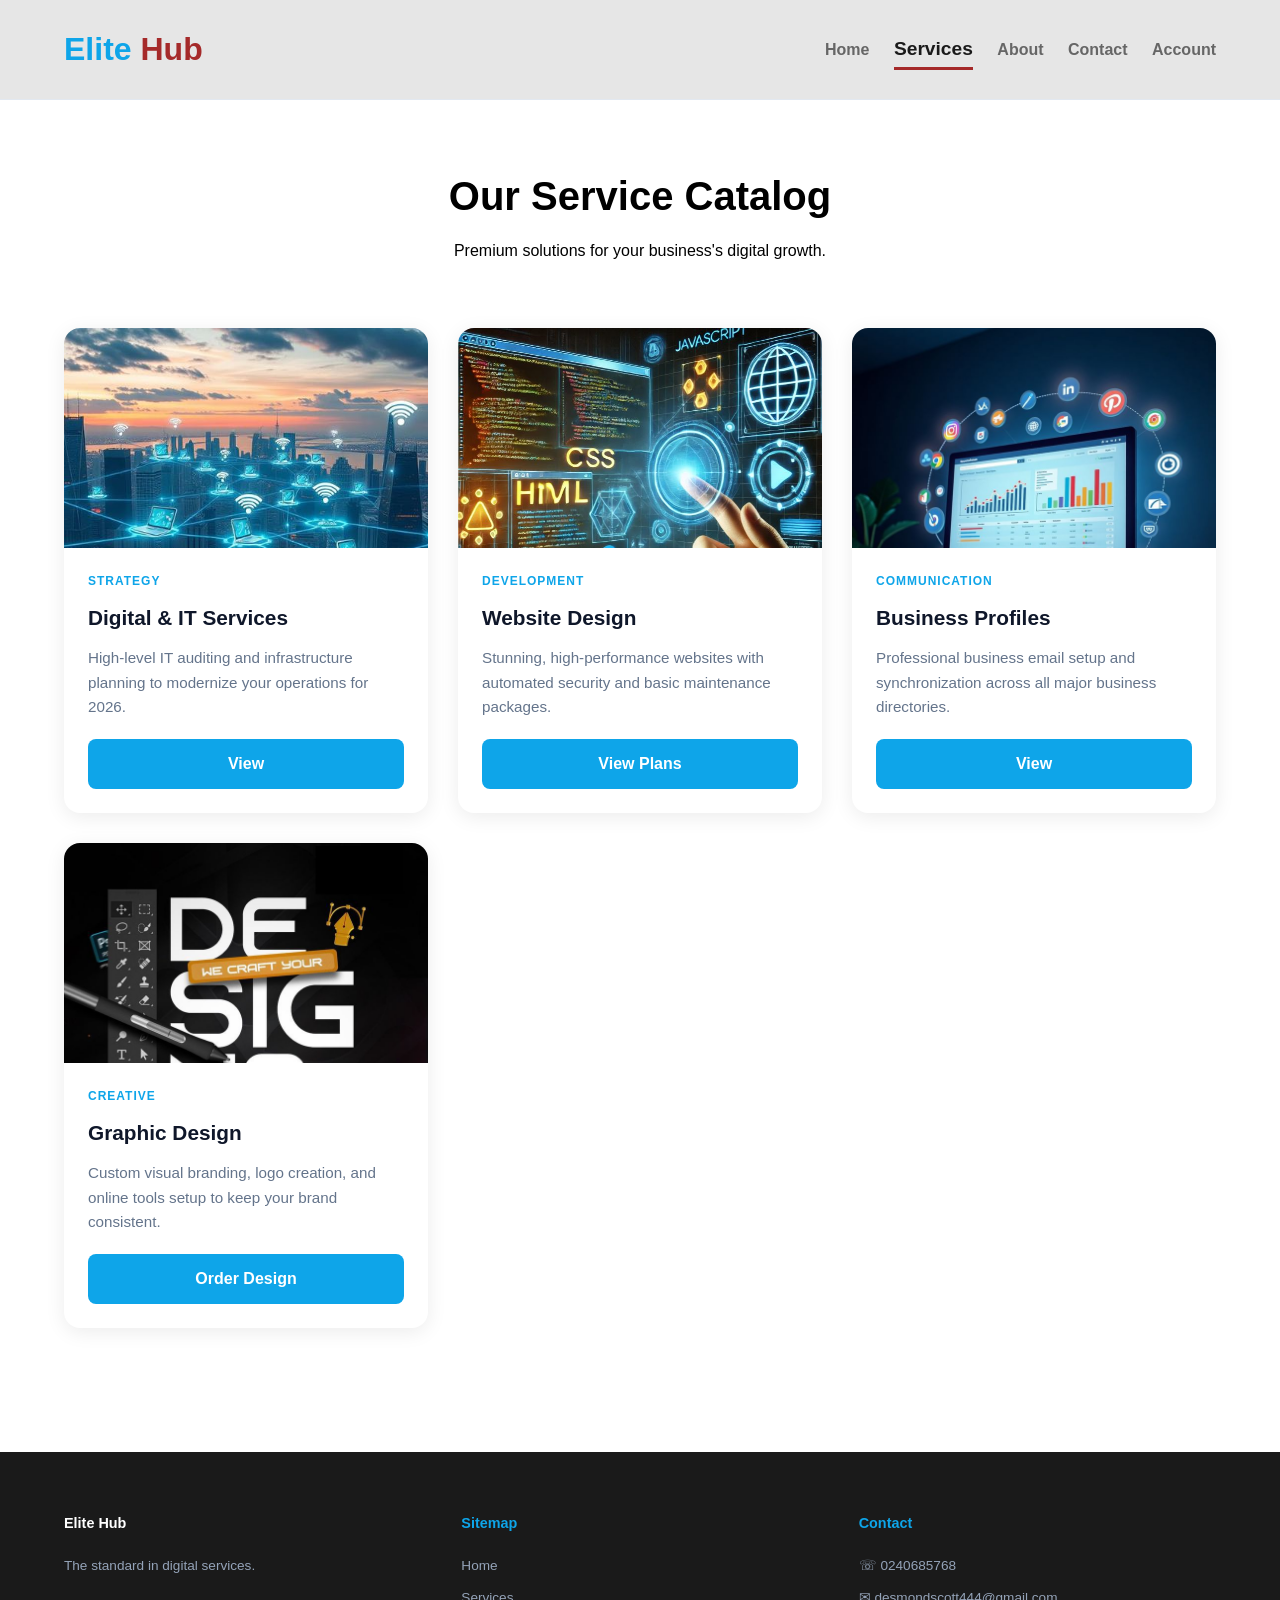
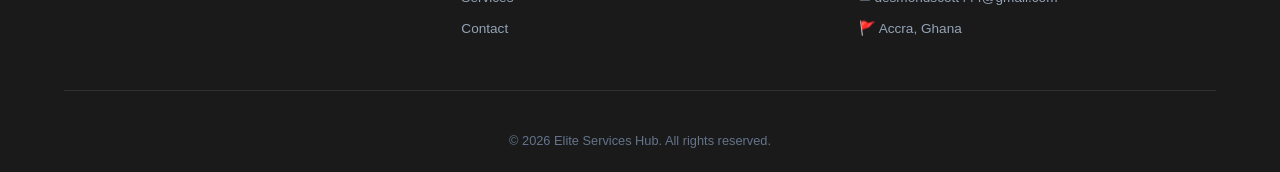
<file: services.html>
<!DOCTYPE html>
<html lang="en">
<head>
    <meta charset="UTF-8">
    <meta name="viewport" content="width=device-width, initial-scale=1.0">
    <title>Our Services | Elite Services Hub</title>
    <link rel="stylesheet" href="style.css">

    <style>
        


    </style>
</head>
<body>

    <nav>
        <a class="logo" href="index.html">Elite <span style="color: brown;">Hub</span></a>
        <div class="nav-links">
            <a href="index.html">Home</a>
            <a class="nav-links active" href="services.html">Services</a>
            <a href="about.html">About</a>
            <a href="contact.html">Contact</a>
            <a href="login.html">Account</a>
        </div>
    </nav>

    <div class="container">
        <div class="header-box">
            <h1>Our Service Catalog</h1>
            <p>Premium solutions for your business's digital growth.</p>
        </div>

        <div class="product-grid">
            <!-- Product 1: Digital & IT -->
            <div class="service-card">
                <div class="image-frame">
                    <img src="IMG/Digital & IT Services 1.jpg" alt="Digital IT">
                </div>
                <div class="content-frame">
                    <span class="category-tag">Strategy</span>
                    <h3>Digital & IT Services</h3>
                    <p>High-level IT auditing and infrastructure planning to modernize your operations for 2026.</p>
                    <a href="digital and IT.html" class="btn-order">View</a>
                </div>
            </div>

            <!-- Product 2: Web Design -->
            <div class="service-card">
                <div class="image-frame">
                    <img src="IMG/Website Design 1.jpg" alt="Web Design">
                </div>
                <div class="content-frame">
                    <span class="category-tag">Development</span>
                    <h3>Website Design</h3>
                    <p>Stunning, high-performance websites with automated security and basic maintenance packages.</p>
                    <a href="Website Design.html" class="btn-order">View Plans</a>
                </div>
            </div>

            <!-- Product 3: Email Setup -->
            <div class="service-card">
                <div class="image-frame">
                    <img src="IMG/Business Profiles.jpg" alt="Email Setup">
                </div>
                <div class="content-frame">
                    <span class="category-tag">Communication</span>
                    <h3>Business Profiles</h3>
                    <p>Professional business email setup and synchronization across all major business directories.</p>
                    <a href="Business Profiles.html" class="btn-order">View</a>
                </div>
            </div>

            <!-- Product 4: Graphic Design -->
            <div class="service-card">
                <div class="image-frame">
                    <img src="IMG/Graphic Design 1.jpg" alt="Graphic Design">
                </div>
                <div class="content-frame">
                    <span class="category-tag">Creative</span>
                    <h3>Graphic Design</h3>
                    <p>Custom visual branding, logo creation, and online tools setup to keep your brand consistent.</p>
                    <a href="order design.html" class="btn-order">Order Design</a>
                </div>
            </div>
        </div>
    </div>

    <footer>
        <div class="footer-grid">
            <div class="footer-col">
                <h4 style="color: white;">Elite Hub</h4>
                <p>The standard in digital services.</p>
            </div>
            <div class="footer-col">
                <h4>Sitemap</h4>
                <a href="index.html">Home</a>
                <a href="services.html">Services</a>
                <a href="contact.html">Contact</a>
            </div>
            <div class="footer-col">
                <h4>Contact</h4>
                <p>&#9743; 0240685768</p>
                <p>&#9993; desmondscott444@gmail.com</p>
                <p>&#128681; Accra, Ghana</p>
            </div>
        </div>
        <div class="footer-bottom">
            &copy; 2026 Elite Services Hub. All rights reserved.
        </div>
    </footer>


</body>
</html>
</file>
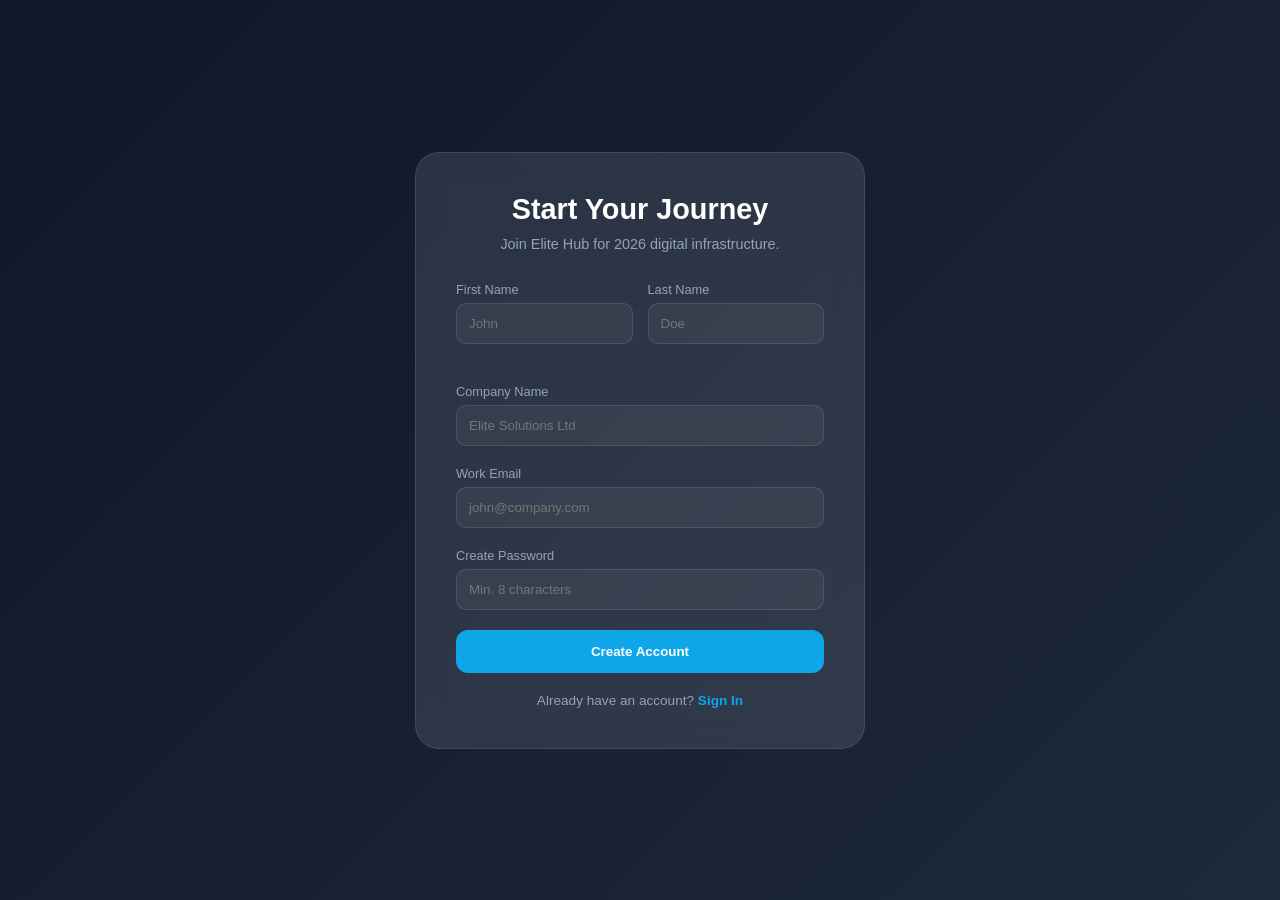
<file: signup.html>
<!DOCTYPE html>
<html lang="en">
<head>
    <meta charset="UTF-8">
    <meta name="viewport" content="width=device-width, initial-scale=1.0">
    <title>Sign Up | Elite Services Hub</title>
    <style>
        /* Reusing styles from Login for consistency */
        :root { 
            --primary: #0ea5e9; 
            --dark: #0f172a; 
            --glass: rgba(255, 255, 255, 0.1); 
        }
        * { box-sizing: border-box; margin: 0; padding: 0; }

        a {
            text-decoration: none;
        }

        body { 
            font-family: 'Inter', sans-serif; 
            background: linear-gradient(135deg, #0f172a 0%, #1e293b 100%); 
            height: 100vh; 
            display: flex; 
            justify-content: center; 
            align-items: center; 
            color: white; 
        }
        
        .auth-container { 
            background: var(--glass); 
            backdrop-filter: blur(15px); 
            padding: 40px; 
            border-radius: 24px; 
            border: 1px solid rgba(255, 255, 255, 0.1); 
            width: 100%; 
            max-width: 450px; 
            text-align: center; 
        }
        .auth-container h2 { 
            margin-bottom: 10px; 
            font-size: 1.8rem; 
        }
        .auth-container p { 
            color: #94a3b8; 
            font-size: 0.9rem; 
            margin-bottom: 30px; 
        }

        .input-row { 
            display: flex; 
            gap: 15px; 
            margin-bottom: 20px; 
        }
        .input-group { 
            text-align: left; 
            margin-bottom: 20px; 
            flex: 1; 
        }
        .input-group label { 
            display: block; 
            font-size: 0.8rem; 
            color: #94a3b8; 
            margin-bottom: 6px; 
        }
        
        input { 
            width: 100%; 
            padding: 12px; 
            background: rgba(255, 255, 255, 0.05); 
            border: 1px solid rgba(255, 255, 255, 0.1); 
            border-radius: 10px; 
            color: white; 
            outline: none; 
        }
        input:focus { 
            border-color: var(--primary); 
        }

        .btn-auth { 
            width: 100%; 
            padding: 14px; 
            background: #0ea5e9; 
            color: white; 
            border: none; 
            border-radius: 12px; 
            font-weight: 700; 
            cursor: pointer; 
            transition: 0.3s; 
        }
        .btn-auth:hover { 
            background: #0284c7; 
        }

        .auth-footer { 
            margin-top: 20px; 
            font-size: 0.85rem; 
            color: #94a3b8; 
        }
        .auth-footer a { 
            color: var(--primary); 
            text-decoration: none; 
            font-weight: 600; 
        }
    </style>
</head>
<body>
    <div class="auth-container">
        <h2>Start Your Journey</h2>
        <p>Join Elite Hub for 2026 digital infrastructure.</p>
        <form action="index.html" method="GET">
            <div class="input-row">
                <div class="input-group">
                    <label>First Name</label>
                    <input type="text" placeholder="John" required>
                </div>
                <div class="input-group">
                    <label>Last Name</label>
                    <input type="text" placeholder="Doe" required>
                </div>
            </div>
            <div class="input-group">
                <label>Company Name</label>
                <input type="text" placeholder="Elite Solutions Ltd" required>
            </div>
            <div class="input-group">
                <label>Work Email</label>
                <input type="email" placeholder="john@company.com" required>
            </div>
            <div class="input-group">
                <label>Create Password</label>
                <input type="password" placeholder="Min. 8 characters" required>
            </div>
            <button type="submit" class="btn-auth">Create Account</button>
        </form>
        <div class="auth-footer">
            Already have an account? <a href="login.html">Sign In</a>
        </div>
    </div>
</body>
</html>
</file>
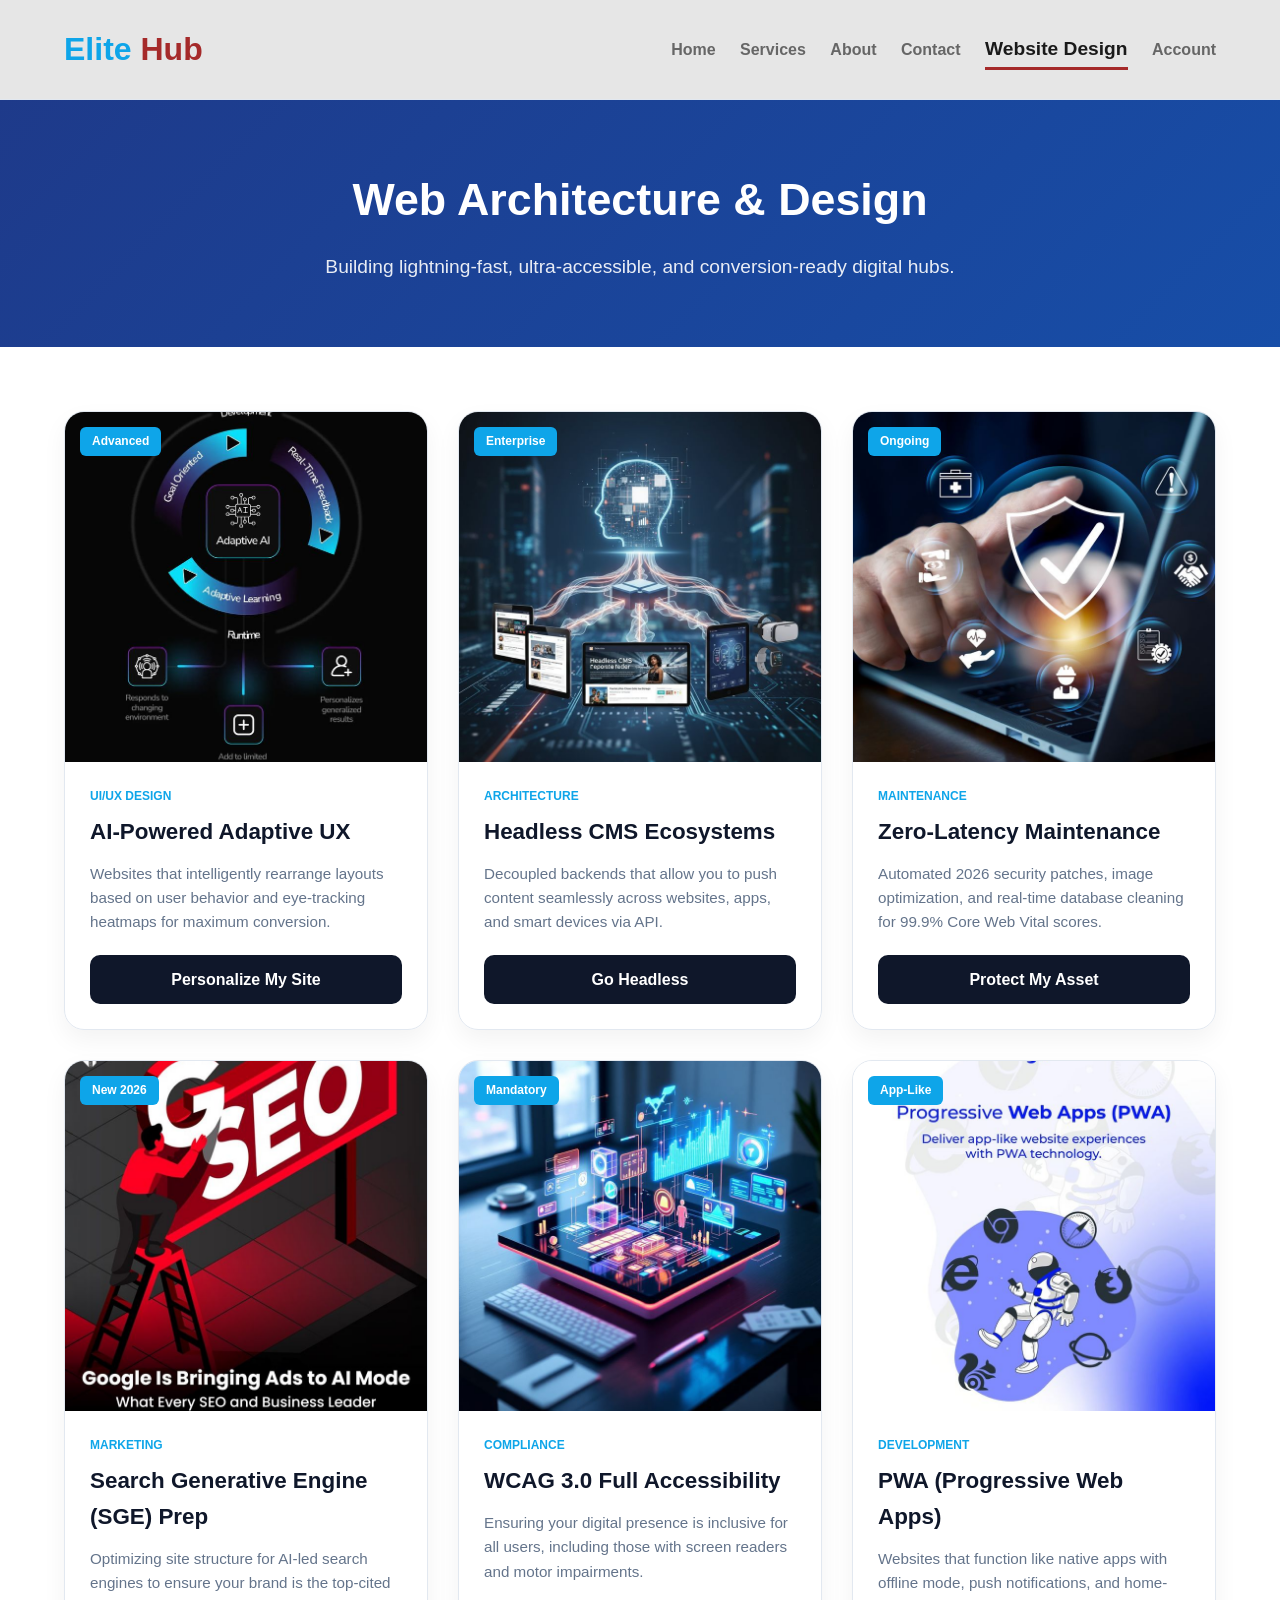
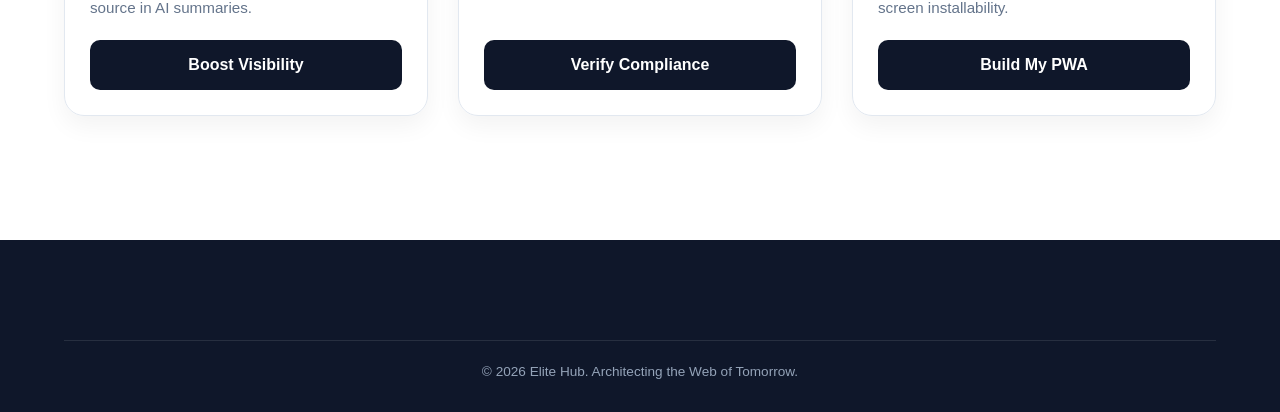
<file: Website Design.html>
<!DOCTYPE html>
<html lang="en">
<head>
    <meta charset="UTF-8">
    <meta name="viewport" content="width=device-width, initial-scale=1.0">
    <title>Web Architecture & Design | Elite Hub</title>
    <link rel="stylesheet" href="style.css">

    <style>
        /* Header */
        .page-header { 
            text-align: center; 
            padding: 4rem 5%; 
            background: linear-gradient(135deg, #1e3a8a 0%, #174ea8 100%); 
            color: white; 
        }
        .page-header h1 { 
            font-size: 2.8rem; 
            margin-bottom: 1rem; 
        }
        .page-header p { 
            font-size: 1.2rem; 
            opacity: 0.9; 
            max-width: 700px; 
            margin: 0 auto; 
        }

        /* Product Grid */
        .container { 
            padding: 4rem 5%; 
            max-width: 1300px; 
            margin: 0 auto; 
        }
        .product-grid { 
            display: grid; 
            grid-template-columns: repeat(auto-fit, minmax(300px, 1fr)); gap: 30px; 
        }

        /* Service Product Card */
        .service-card { 
            background: var(--card-bg); 
            border-radius: 20px; 
            overflow: hidden; 
            box-shadow: 0 10px 25px rgba(0,0,0,0.05); 
            transition: all 0.3s ease; 
            display: flex; 
            flex-direction: column; 
            border: 1px solid #e2e8f0; 
        }
        .service-card:hover { 
            transform: translateY(-10px); 
            box-shadow: 0 20px 40px rgba(0,0,0,0.1); 
            border-color: var(--primary); 
        }

        .card-image { 
            width: 100%; 
            height: 350px; 
            overflow: hidden; 
            position: relative; 
        }
        .card-image img { 
            width: 100%; 
            height: 100%; 
            object-fit: cover; 
            transition: transform 0.5s ease; 
        }
        .service-card:hover .card-image img { 
            transform: scale(1.1); 
        }
        
        .type-badge { 
            position: absolute; 
            top: 15px; 
            left: 15px; 
            background: var(--primary); 
            color: white; 
            padding: 5px 12px; 
            border-radius: 6px; 
            font-size: 0.75rem; 
            font-weight: 600; 
        }

        .card-body { 
            padding: 25px; 
            display: flex; 
            flex-direction: 
            column; flex-grow: 1; }
        .card-category { 
            font-size: 0.75rem; 
            font-weight: 800; 
            color: var(--primary); 
            text-transform: uppercase; 
            margin-bottom: 8px; 
        }
        .card-body h3 { 
            font-size: 1.4rem; 
            margin-bottom: 12px; 
            color: var(--dark); 
        }
        .card-body p { 
            font-size: 0.95rem; 
            color: var(--text-muted); 
            margin-bottom: 20px; 
            flex-grow: 1; 
        }

        .btn-action { 
            background: var(--dark); 
            color: white; 
            text-align: center; 
            padding: 12px; 
            border-radius: 10px; 
            text-decoration: none; 
            font-weight: 600; 
            transition: 0.3s; 
        }
        .btn-action:hover { 
            background: var(--primary); 
        }

        /* Footer */
        footer { 
            background: var(--dark); 
            color: white; 
            padding: 60px 5% 30px; 
            margin-top: 60px; 
            text-align: center; 
        }
        .footer-bottom { 
            margin-top: 40px; 
            padding-top: 20px; 
            border-top: 1px solid rgba(255,255,255,0.1); 
            font-size: 0.85rem; 
            color: #94a3b8; 
        }
    </style>
</head>
<body>

    <nav>
        <a class="logo" href="index.html">Elite <span style="color: brown;">Hub</span></a>
        <ul class="nav-links">
            <a href="index.html">Home</a>
            <a href="services.html">Services</a>
            <a href="about.html">About</a>
            <a href="contact.html">Contact</a>
            <a class="nav-links active" href="Website Design.html">Website Design</a>
            <a href="login.html">Account</a>
        </ul>
    </nav>

    <header class="page-header">
        <h1>Web Architecture & Design</h1>
        <p>Building lightning-fast, ultra-accessible, and conversion-ready digital hubs.</p>
    </header>

    <div class="container">
        <div class="product-grid">
            
            <!-- Service 1: AI-Powered UX -->
            <div class="service-card">
                <div class="card-image">
                    <span class="type-badge">Advanced</span>
                    <img src="IMG/AI-Powered Adaptive UX.jpg" alt="UX Design">
                </div>
                <div class="card-body">
                    <span class="card-category">UI/UX Design</span>
                    <h3>AI-Powered Adaptive UX</h3>
                    <p>Websites that intelligently rearrange layouts based on user behavior and eye-tracking heatmaps for maximum conversion.</p>
                    <a href="contact.html" class="btn-action">Personalize My Site</a>
                </div>
            </div>

            <!-- Service 2: Headless CMS -->
            <div class="service-card">
                <div class="card-image">
                    <span class="type-badge">Enterprise</span>
                    <img src="IMG/Headless CMS Ecosystems.jpg" alt="Web Performance">
                </div>
                <div class="card-body">
                    <span class="card-category">Architecture</span>
                    <h3>Headless CMS Ecosystems</h3>
                    <p>Decoupled backends that allow you to push content seamlessly across websites, apps, and smart devices via API.</p>
                    <a href="contact.html" class="btn-action">Go Headless</a>
                </div>
            </div>

            <!-- Service 3: Performance Maintenance -->
            <div class="service-card">
                <div class="card-image">
                    <span class="type-badge">Ongoing</span>
                    <img src="IMG/Zero-Latency Maintenance.jpg" alt="Web Audit">
                </div>
                <div class="card-body">
                    <span class="card-category">Maintenance</span>
                    <h3>Zero-Latency Maintenance</h3>
                    <p>Automated 2026 security patches, image optimization, and real-time database cleaning for 99.9% Core Web Vital scores.</p>
                    <a href="contact.html" class="btn-action">Protect My Asset</a>
                </div>
            </div>

            <!-- Service 4: Search Generative Optimization -->
            <div class="service-card">
                <div class="card-image">
                    <span class="type-badge">New 2026</span>
                    <img src="IMG/Search Generative Engine (SGE) Prep.jpg" alt="SEO 2026">
                </div>
                <div class="card-body">
                    <span class="card-category">Marketing</span>
                    <h3>Search Generative Engine (SGE) Prep</h3>
                    <p>Optimizing site structure for AI-led search engines to ensure your brand is the top-cited source in AI summaries.</p>
                    <a href="contact.html" class="btn-action">Boost Visibility</a>
                </div>
            </div>

            <!-- Service 5: Accessibility Compliance -->
            <div class="service-card">
                <div class="card-image">
                    <span class="type-badge">Mandatory</span>
                    <img src="IMG/WCAG 3.0 Full Accessibility.jpg" alt="Web Accessibility">
                </div>
                <div class="card-body">
                    <span class="card-category">Compliance</span>
                    <h3>WCAG 3.0 Full Accessibility</h3>
                    <p>Ensuring your digital presence is inclusive for all users, including those with screen readers and motor impairments.</p>
                    <a href="contact.html" class="btn-action">Verify Compliance</a>
                </div>
            </div>

            <!-- Service 6: Progressive Web Apps -->
            <div class="service-card">
                <div class="card-image">
                    <span class="type-badge">App-Like</span>
                    <img src="IMG/PWA (Progressive Web Apps).jpg" alt="PWA">
                </div>
                <div class="card-body">
                    <span class="card-category">Development</span>
                    <h3>PWA (Progressive Web Apps)</h3>
                    <p>Websites that function like native apps with offline mode, push notifications, and home-screen installability.</p>
                    <a href="contact.html" class="btn-action">Build My PWA</a>
                </div>
            </div>

        </div>
    </div>

    <footer>
        <div class="footer-bottom">
            &copy; 2026 Elite Hub. Architecting the Web of Tomorrow.
        </div>
    </footer>

</body>
</html>
</file>
<file: style.css>
:root { 
            --primary: #0ea5e9; 
            --dark: #0f172a; 
            --light: #f8fafc;
            --white: #ffffff;
            --text-muted: #64748b;
        }
        * { box-sizing: border-box; margin: 0; padding: 0; }

        a {
            text-decoration: none;
        }
        
        body { 
            font-family: 'Inter', sans-serif; 
            line-height: 1.6; 
        }
        
        /* NAVIGATION */
        nav { 
            display: flex; 
            justify-content: space-between; 
            padding: 1.5rem 5%; 
            background: rgba(224, 224, 224, 0.8); 
            backdrop-filter: blur(10px); 
            position: sticky; 
            top: 0; 
            z-index: 100; 
            border-bottom: 1px solid #e2e8f0; 
            align-items: center; 
        }
        .logo { 
            font-weight: 800; 
            font-size: 2rem; 
            color: var(--primary); 
            text-decoration: none; 
        }
        .nav-links a { 
            margin-left: 20px; 
            text-decoration: none; 
            color: #666; 
            font-weight: 600; 
            font-size: 1rem; 
            padding-bottom: 8px;
        }
        .nav-links a:hover {
            color: #666;
            border-bottom: 3px solid #666;
            padding-bottom: 8px;
        }
        .nav-links.active {
            border-bottom: 3px solid brown;
            font-weight: 800;
            font-weight: bolder;
            color: #1a1a1a;
            padding-bottom: 8px;
            font-size: 1.2rem;
        }
        .nav-links.active:hover {
            color: #0ea5e9;
            border-bottom: 3px solid brown;
            padding-bottom: 8px;
        }
        /* Index page */
        .header { 
            height: 70vh; 
            display: flex; 
            flex-direction: column; 
            justify-content: center; 
            align-items: center; 
            text-align: center; 
            background: linear-gradient(rgba(15,23,42,0.7), rgba(15,23,42,0.7)), url('IMG/Sovereign\ Hybrid\ Cloud.jpg'); 
            background-size: cover; 
            background-position: center; 
            color: white; 
            padding: 0 10%; 
        }
        h1 { 
            font-size: clamp(2.5rem, 5vw, 4rem); 
            margin-bottom: 1rem; 
        }
        .cta-btn { 
            background: var(--primary); 
            color: white; padding: 1rem 2.5rem; 
            border-radius: 50px; 
            text-decoration: none; 
            font-weight: bold; 
            transition: 0.3s; 
            display: inline-block; 
            margin-top: 20px; 
        }
        .cta-btn:hover {
            background: rgb(143, 37, 37);
            transform: translateY(-10px);
        }

        /* SERVICES SECTION */
        .services-section { 
            padding: 80px 5%; 
            max-width: 1200px; 
            margin: 0 auto; 
            text-align: center; 
        }
        .section-title { 
            font-size: 2.2rem; 
            margin-bottom: 3rem; 
        }
        
        .product-grid {
            display: grid;
            grid-template-columns: repeat(auto-fit, minmax(250px, 1fr));
            gap: 30px;
        }

        .product-card {
            background: var(--white);
            border-radius: 15px;
            overflow: hidden;
            box-shadow: 0 5px 15px rgba(0,0,0,0.05);
            transition: 0.3s;
            text-align: left;
            border: 1px solid #edf2f7;
        }

        .product-card:hover {
            transform: translateY(-10px);
            box-shadow: 0 15px 30px rgba(0,0,0,0.1);
        }

        .product-image {
            width: 100%;
            height: 350px;
            overflow: hidden;
        }

        .product-image img {
            width: 100%;
            height: 100%;
            object-fit: cover;
        }

        .product-info {
            padding: 20px;
        }

        .product-info h3 {
            font-size: 1.2rem;
            margin-bottom: 10px;
            color: var(--dark);
        }

        .product-info p {
            font-size: 0.9rem;
            color: var(--text-muted);
            margin-bottom: 15px;
            height: 60px;
            overflow: hidden;
        }

        .learn-more {
            color: #0ea5e9;
            text-decoration: none;
            font-weight: 700;
            font-size: 0.85rem;
            text-transform: uppercase;
        }



        
        /* CONTAINER */
        .container { 
            padding: 4rem 5%; 
            max-width: 1300px; 
            margin: 0 auto; 
        }
        .header-box { 
            text-align: center; 
            margin-bottom: 4rem; 
        }
        .header-box h1 { 
            font-size: 2.5rem; 
            margin-bottom: 10px; 
        }

        /* E-COMMERCE STYLE GRID */
        .product-grid {
            display: grid;
            grid-template-columns: repeat(auto-fit, minmax(280px, 1fr));
            gap: 30px;
        }

        /* SERVICE CARD */
        .service-card {
            background: var(--white);
            border-radius: 16px;
            overflow: hidden;
            box-shadow: 0 4px 20px rgba(0,0,0,0.08);
            transition: transform 0.3s ease, box-shadow 0.3s ease;
            display: flex;
            flex-direction: column;
        }

        .service-card:hover {
            transform: translateY(-8px);
            box-shadow: 0 12px 30px rgba(0,0,0,0.15);
        }

        .image-frame {
            width: 100%;
            height: 220px;
            overflow: hidden;
        }

        .image-frame img {
            width: 100%;
            height: 350px;
            object-fit: cover;
            transition: transform 0.5s ease;
        }

        .service-card:hover img {
            transform: scale(1.1);
        }

        .content-frame {
            padding: 24px;
            display: flex;
            flex-direction: column;
            flex-grow: 1;
        }

        .category-tag {
            font-size: 0.75rem;
            text-transform: uppercase;
            color: var(--primary);
            font-weight: 700;
            letter-spacing: 1px;
            margin-bottom: 10px;
        }

        .content-frame h3 {
            font-size: 1.3rem;
            margin-bottom: 12px;
            color: var(--dark);
        }

        .content-frame p {
            font-size: 0.95rem;
            color: var(--text-muted);
            margin-bottom: 20px;
            flex-grow: 1;
        }

        .btn-order {
            background: #0ea5e9;
            color: white;
            text-align: center;
            padding: 12px;
            border-radius: 8px;
            text-decoration: none;
            font-weight: 600;
            transition: background 0.3s;
        }

        .btn-order:hover {
            background: #0284c7;
        }





         /* About Page */
        .about-header { 
            max-width: 800px; 
            margin: 5rem auto 2rem; 
            padding: 0 20px; 
            text-align: center; 
        }
        .about-header h1 { 
            font-size: 3rem; 
            margin-bottom: 1.5rem; 
            letter-spacing: -1px; 
        }
        .highlight { 
            color: #0ea5e9; 
            font-weight: bold; 
        }

        /* MISSION & VISION SECTION */
        .mv-container {
            display: grid;
            grid-template-columns: repeat(auto-fit, minmax(300px, 1fr));
            gap: 30px;
            max-width: 1100px;
            margin: 0 auto 5rem;
            padding: 0 5%;
        }

        .mv-card {
            background: var(--white);
            padding: 40px;
            border-radius: 24px;
            border: 1px solid #e2e8f0;
            box-shadow: 0 10px 30px rgba(0,0,0,0.02);
            transition: 0.3s;
            position: relative;
            overflow: hidden;
        }

        .mv-card:hover {
            transform: translateY(-5px);
            border-color: var(--primary);
        }

        .mv-card h2 {
            font-size: 1.8rem;
            margin-bottom: 15px;
            color: var(--dark);
            display: flex;
            align-items: center;
            gap: 10px;
        }

        .mv-card p {
            color: var(--text-muted);
            font-size: 1.05rem;
        }

        .icon-circle {
            width: 45px;
            height: 45px;
            background: #e0f2fe;
            color: var(--primary);
            border-radius: 50%;
            display: flex;
            align-items: center;
            justify-content: center;
            font-weight: bold;
            font-size: 1.2rem;
        }

        /* TEAM SECTION */
        .team-section { 
            padding: 4rem 5%; 
            max-width: 1200px; 
            margin: 0 auto; 
            text-align: center; 
        }
        .team-section h2 { 
            font-size: 2.2rem; 
            margin-bottom: 3rem; 
        }
        .team-grid { 
            display: grid; 
            grid-template-columns: repeat(auto-fit, minmax(250px, 1fr)); 
            gap: 40px; 
        }
        .team-card { 
            background: transparent; 
            transition: 0.3s; 
            display: flex;
            flex-direction: column;
            align-items: center;
        }
        .team-card:hover { 
            transform: translateY(-10px); 
        }
        .member-image { 
            width: 200px;
            height: 200px; 
            border-radius: 50%;
            overflow: hidden; 
            margin-bottom: 1.5rem;
            border: 4px solid var(--primary);
            box-shadow: 0 10px 20px rgba(0,0,0,0.1);
        }
        .member-image img { 
            width: 100%; 
            height: 400px; 
            object-fit: cover; 
        }
        .member-info { 
            padding: 0;
        }
        .member-info h3 { 
            font-size: 1.25rem; 
            margin-bottom: 5px;
            color: var(--dark);
        }
        .member-info p { 
            color: #0ea5e9; 
            font-weight: 700; 
            font-size: 0.85rem; 
            text-transform: uppercase; 
        }


        

       

        /* FOOTER */
        footer { 
            background: #1a1a1a; 
            color: white; 
            padding: 60px 5% 20px; 
            margin-top: 60px; 
        }
        .footer-grid { 
            display: grid; 
            grid-template-columns: repeat(auto-fit, minmax(200px, 1fr)); 
            gap: 40px; 
            max-width: 1200px; 
            margin: 0 auto; 
        }
        .footer-col h4 { 
            color: #0ea5e9; 
            margin-bottom: 20px; 
            font-size: 0.9rem; 
        }
        .footer-col p, .footer-col a { 
            color: #94a3b8; 
            font-size: 0.85rem; 
            text-decoration: none; 
            display: block; 
            margin-bottom: 10px; 
        }
        .footer-bottom { 
            text-align: center; 
            padding-top: 40px; 
            border-top: 1px solid rgba(255,255,255,0.1); 
            margin-top: 40px; 
            color: #64748b; 
            font-size: 0.8rem; 
        }
</file>
